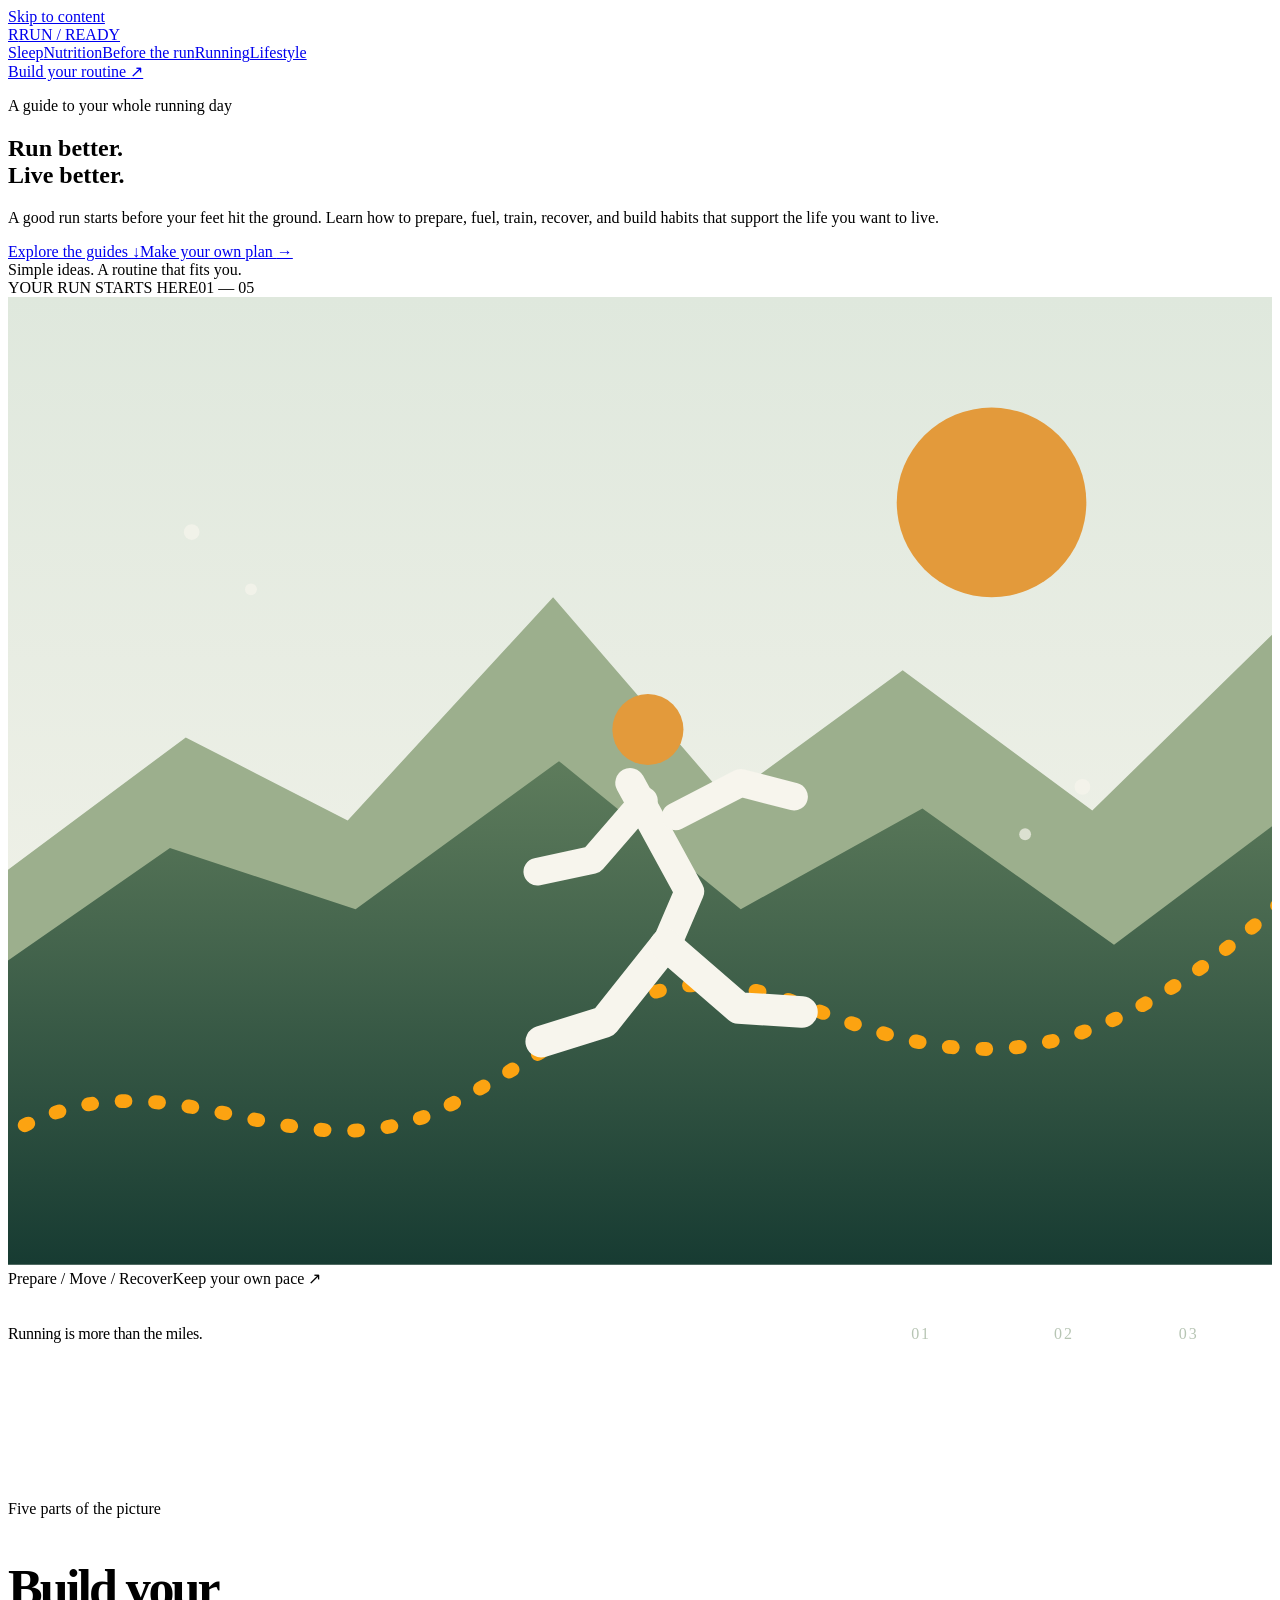
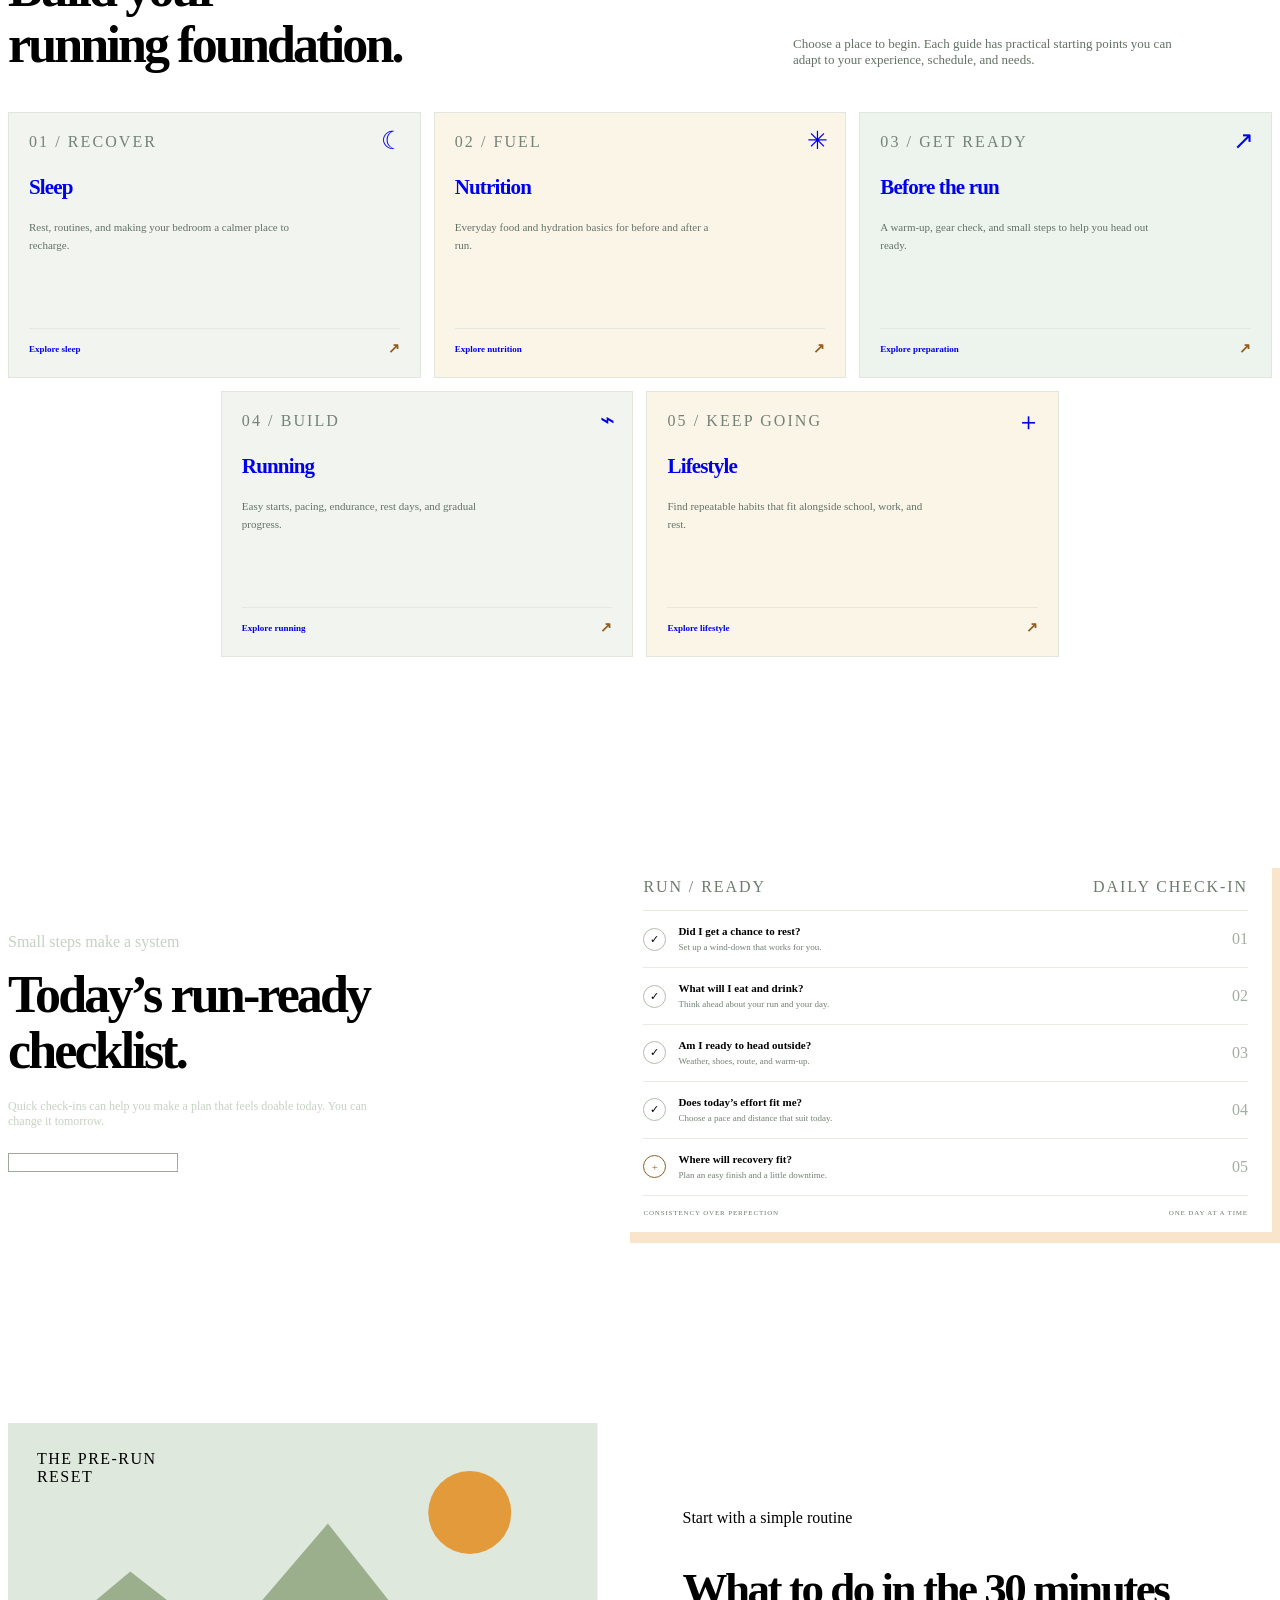
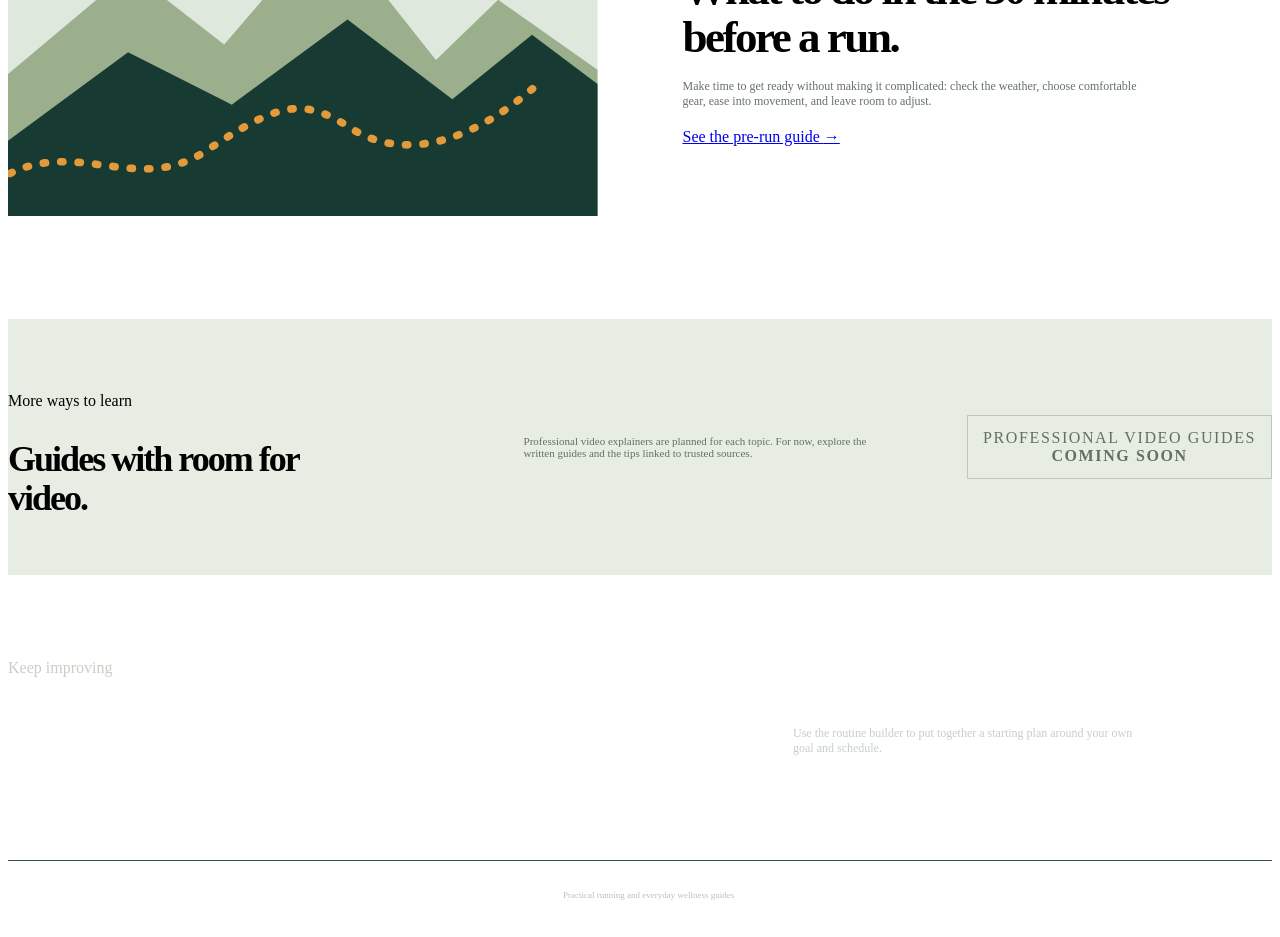
<file: index.html>
<!doctype html>
<html lang="en">
<head>
  <meta charset="utf-8">
  <meta name="viewport" content="width=device-width, initial-scale=1">
  <meta name="theme-color" content="#14213d">
  <meta name="description" content="Practical running guides for training, sleep, nutrition, preparation, and everyday habits.">
  <title>Run Better. Live Better. — Run Ready</title>
  <link rel="preconnect" href="https://fonts.googleapis.com">
  <link rel="preconnect" href="https://fonts.gstatic.com" crossorigin>
  <link href="https://fonts.googleapis.com/css2?family=Inter:wght@400;500;600;700&family=Montserrat:wght@500;600;700;800&display=swap" rel="stylesheet">
  <link rel="stylesheet" href="styles.css">
</head>
<body>
  <a class="skip-link" href="#main">Skip to content</a>
  <header class="site-header"><nav class="nav wrap" aria-label="Main navigation">
    <a class="brand" href="index.html"><span class="brand-mark" aria-hidden="true">R</span><span>RUN / READY</span></a>
    <div class="nav-links"><a href="sleep.html">Sleep</a><a href="nutrition.html">Nutrition</a><a href="before-run.html">Before the run</a><a href="running.html">Running</a><a href="lifestyle.html">Lifestyle</a></div>
    <a class="nav-cta" href="routine.html">Build your routine <span aria-hidden="true">↗</span></a>
  </nav></header>
  <main id="main">
    <section class="hero wrap" aria-labelledby="hero-title">
      <div class="hero-copy"><p class="eyebrow"><span class="eyebrow-line"></span> A guide to your whole running day</p><h1 id="hero-title">Run better.<br><span>Live better.</span></h1><p class="hero-intro">A good run starts before your feet hit the ground. Learn how to prepare, fuel, train, recover, and build habits that support the life you want to live.</p><div class="hero-actions"><a class="button button-orange" href="#the-basics">Explore the guides <span aria-hidden="true">↓</span></a><a class="text-link" href="routine.html">Make your own plan <span aria-hidden="true">→</span></a></div><div class="hero-note"><span class="note-dot"></span> Simple ideas. A routine that fits you.</div></div>
      <div class="hero-art" role="img" aria-label="An animated runner moves along a winding route as the hills and trail shift across the landscape">
        <div class="art-topline"><span>YOUR RUN STARTS HERE</span><span>01 — 05</span></div>
        <svg class="run-scene" viewBox="0 0 640 490" xmlns="http://www.w3.org/2000/svg" aria-hidden="true">
          <defs><linearGradient id="run-sky" x1="0" y1="0" x2="0" y2="1"><stop stop-color="#dfe8dd"/><stop offset="1" stop-color="#f7f5ed"/></linearGradient><linearGradient id="run-ground" x1="0" y1="0" x2="0" y2="1"><stop stop-color="#5e7c5c"/><stop offset="1" stop-color="#173b32"/></linearGradient></defs>
          <rect width="640" height="490" fill="url(#run-sky)"/><circle class="sun-disc" cx="498" cy="104" r="48" fill="#e39a3b"/>
          <g class="far-terrain"><path d="M0 290 90 223l82 42 104-113 88 102 89-65 96 71 91-89v198H0z" fill="#9caf8d"/><path d="M640 290 730 223l82 42 104-113 88 102 89-65 96 71 91-89v198H640z" fill="#9caf8d"/></g>
          <g class="near-terrain"><path d="M0 336 82 279l94 31 103-75 92 75 92-51 97 69 80-60v222H0z" fill="url(#run-ground)"/><path d="M640 336 722 279l94 31 103-75 92 75 92-51 97 69 80-60v222H640z" fill="url(#run-ground)"/></g>
          <path d="M-20 438c92-75 159 16 244-29s101-81 185-48 145 34 253-71" fill="none" stroke="#fca311" stroke-width="7" stroke-linecap="round" stroke-dasharray="2 15" class="moving-trail"/>
          <g class="runner" transform="translate(290 212)" fill="none" stroke="#f7f5ed" stroke-width="14" stroke-linecap="round" stroke-linejoin="round">
            <circle cx="34" cy="7" r="18" fill="#e39a3b" stroke="none"/><path d="m25 34 30 55-12 28" stroke-width="15"/>
            <path class="runner-limb limb-a" d="m32 43-26 30-28 6"/><path class="runner-limb limb-b" d="m48 51 33-17 27 7"/>
            <path class="runner-limb leg-a" d="m43 116-31 39-32 10" stroke-width="16"/><path class="runner-limb leg-b" d="m43 116 37 32 32 2" stroke-width="16"/>
          </g>
          <g fill="#f7f5ed" opacity=".7"><circle cx="93" cy="119" r="4"/><circle cx="123" cy="148" r="3"/><circle cx="544" cy="248" r="4"/><circle cx="515" cy="272" r="3"/></g>
        </svg>
        <div class="art-caption"><span>Prepare / Move / Recover</span><span>Keep your own pace ↗</span></div>
      </div>
    </section>

    <section class="principle-band"><div class="wrap principle-inner"><p>Running is more than the miles.</p><div class="principles"><span>01 <b>Prepare</b></span><span>02 <b>Move</b></span><span>03 <b>Recover</b></span></div></div></section>

    <section class="section wrap" id="the-basics" aria-labelledby="topics-title"><div class="section-heading"><div><p class="eyebrow"><span class="eyebrow-line"></span> Five parts of the picture</p><h2 id="topics-title">Build your<br>running foundation.</h2></div><p class="section-intro">Choose a place to begin. Each guide has practical starting points you can adapt to your experience, schedule, and needs.</p></div>
      <div class="topic-grid">
        <a class="topic-card topic-sleep" href="sleep.html"><span class="topic-number">01 / RECOVER</span><span class="topic-icon" aria-hidden="true">☾</span><h3>Sleep</h3><p>Rest, routines, and making your bedroom a calmer place to recharge.</p><span class="topic-link">Explore sleep <b>↗</b></span></a>
        <a class="topic-card topic-nutrition" href="nutrition.html"><span class="topic-number">02 / FUEL</span><span class="topic-icon" aria-hidden="true">✳</span><h3>Nutrition</h3><p>Everyday food and hydration basics for before and after a run.</p><span class="topic-link">Explore nutrition <b>↗</b></span></a>
        <a class="topic-card topic-before" href="before-run.html"><span class="topic-number">03 / GET READY</span><span class="topic-icon" aria-hidden="true">↗</span><h3>Before the run</h3><p>A warm-up, gear check, and small steps to help you head out ready.</p><span class="topic-link">Explore preparation <b>↗</b></span></a>
        <a class="topic-card topic-running" href="running.html"><span class="topic-number">04 / BUILD</span><span class="topic-icon" aria-hidden="true">⌁</span><h3>Running</h3><p>Easy starts, pacing, endurance, rest days, and gradual progress.</p><span class="topic-link">Explore running <b>↗</b></span></a>
        <a class="topic-card topic-lifestyle" href="lifestyle.html"><span class="topic-number">05 / KEEP GOING</span><span class="topic-icon" aria-hidden="true">＋</span><h3>Lifestyle</h3><p>Find repeatable habits that fit alongside school, work, and rest.</p><span class="topic-link">Explore lifestyle <b>↗</b></span></a>
      </div>
    </section>

    <section class="checklist-section"><div class="wrap checklist-layout"><div class="checklist-copy"><p class="eyebrow eyebrow-light"><span class="eyebrow-line"></span> Small steps make a system</p><h2>Today’s run-ready checklist.</h2><p>Quick check-ins can help you make a plan that feels doable today. You can change it tomorrow.</p><a class="button button-outline" href="routine.html">Build a routine that fits <span aria-hidden="true">→</span></a></div><div class="checklist-card"><div class="checklist-card-head"><span>RUN / READY</span><span>DAILY CHECK-IN</span></div><ul class="checklist"><li><span class="check" aria-hidden="true">✓</span><div><b>Did I get a chance to rest?</b><small>Set up a wind-down that works for you.</small></div><span class="check-index">01</span></li><li><span class="check" aria-hidden="true">✓</span><div><b>What will I eat and drink?</b><small>Think ahead about your run and your day.</small></div><span class="check-index">02</span></li><li><span class="check" aria-hidden="true">✓</span><div><b>Am I ready to head outside?</b><small>Weather, shoes, route, and warm-up.</small></div><span class="check-index">03</span></li><li><span class="check" aria-hidden="true">✓</span><div><b>Does today’s effort fit me?</b><small>Choose a pace and distance that suit today.</small></div><span class="check-index">04</span></li><li><span class="check check-orange" aria-hidden="true">+</span><div><b>Where will recovery fit?</b><small>Plan an easy finish and a little downtime.</small></div><span class="check-index">05</span></li></ul><div class="checklist-foot"><span>CONSISTENCY OVER PERFECTION</span><span>ONE DAY AT A TIME</span></div></div></div></section>

    <section class="featured wrap"><div class="featured-art" role="img" aria-label="Illustration of a winding running route through a green mountain landscape"><span class="featured-stamp">THE PRE-RUN<br>RESET</span><svg viewBox="0 0 540 360" xmlns="http://www.w3.org/2000/svg" aria-hidden="true"><rect width="540" height="360" fill="#dfe8dd"/><circle cx="423" cy="82" r="38" fill="#e39a3b"/><path d="M0 230 112 136l86 67 95-111 99 125 57-55 91 64v134H0z" fill="#9caf8d"/><path d="m0 291 110-81 95 48 106-78 96 73 73-59 60 45v121H0z" fill="#173b32"/><path d="M-12 329c70-47 128 15 194-29s88-49 131-21 105 22 177-44" fill="none" stroke="#e39a3b" stroke-width="7" stroke-linecap="round" stroke-dasharray="2 14" class="moving-trail"/></svg></div><div class="featured-copy"><p class="eyebrow"><span class="eyebrow-line"></span> Start with a simple routine</p><h2>What to do in the 30 minutes before a run.</h2><p>Make time to get ready without making it complicated: check the weather, choose comfortable gear, ease into movement, and leave room to adjust.</p><a class="text-link" href="before-run.html">See the pre-run guide <span aria-hidden="true">→</span></a></div></section>

    <section class="video-band"><div class="wrap video-band-inner"><div><p class="eyebrow"><span class="eyebrow-line"></span> More ways to learn</p><h2>Guides with room for video.</h2></div><p>Professional video explainers are planned for each topic. For now, explore the written guides and the tips linked to trusted sources.</p><span class="video-coming">PROFESSIONAL VIDEO GUIDES<br><b>COMING SOON</b></span></div></section>
  </main>
  <footer class="site-footer"><div class="wrap footer-main"><div><p class="eyebrow eyebrow-light"><span class="eyebrow-line"></span> Keep improving</p><h2>Make it yours.</h2></div><div class="footer-contact"><p>Use the routine builder to put together a starting plan around your own goal and schedule.</p><a class="footer-email" href="routine.html">Build your routine <span aria-hidden="true">↗</span></a></div></div><div class="wrap footer-bottom"><a class="brand brand-footer" href="index.html"><span class="brand-mark" aria-hidden="true">R</span><span>RUN / READY</span></a><span>Practical running and everyday wellness guides</span><a href="#main">Back to top ↑</a></div></footer>
</body>
</html>
</file>
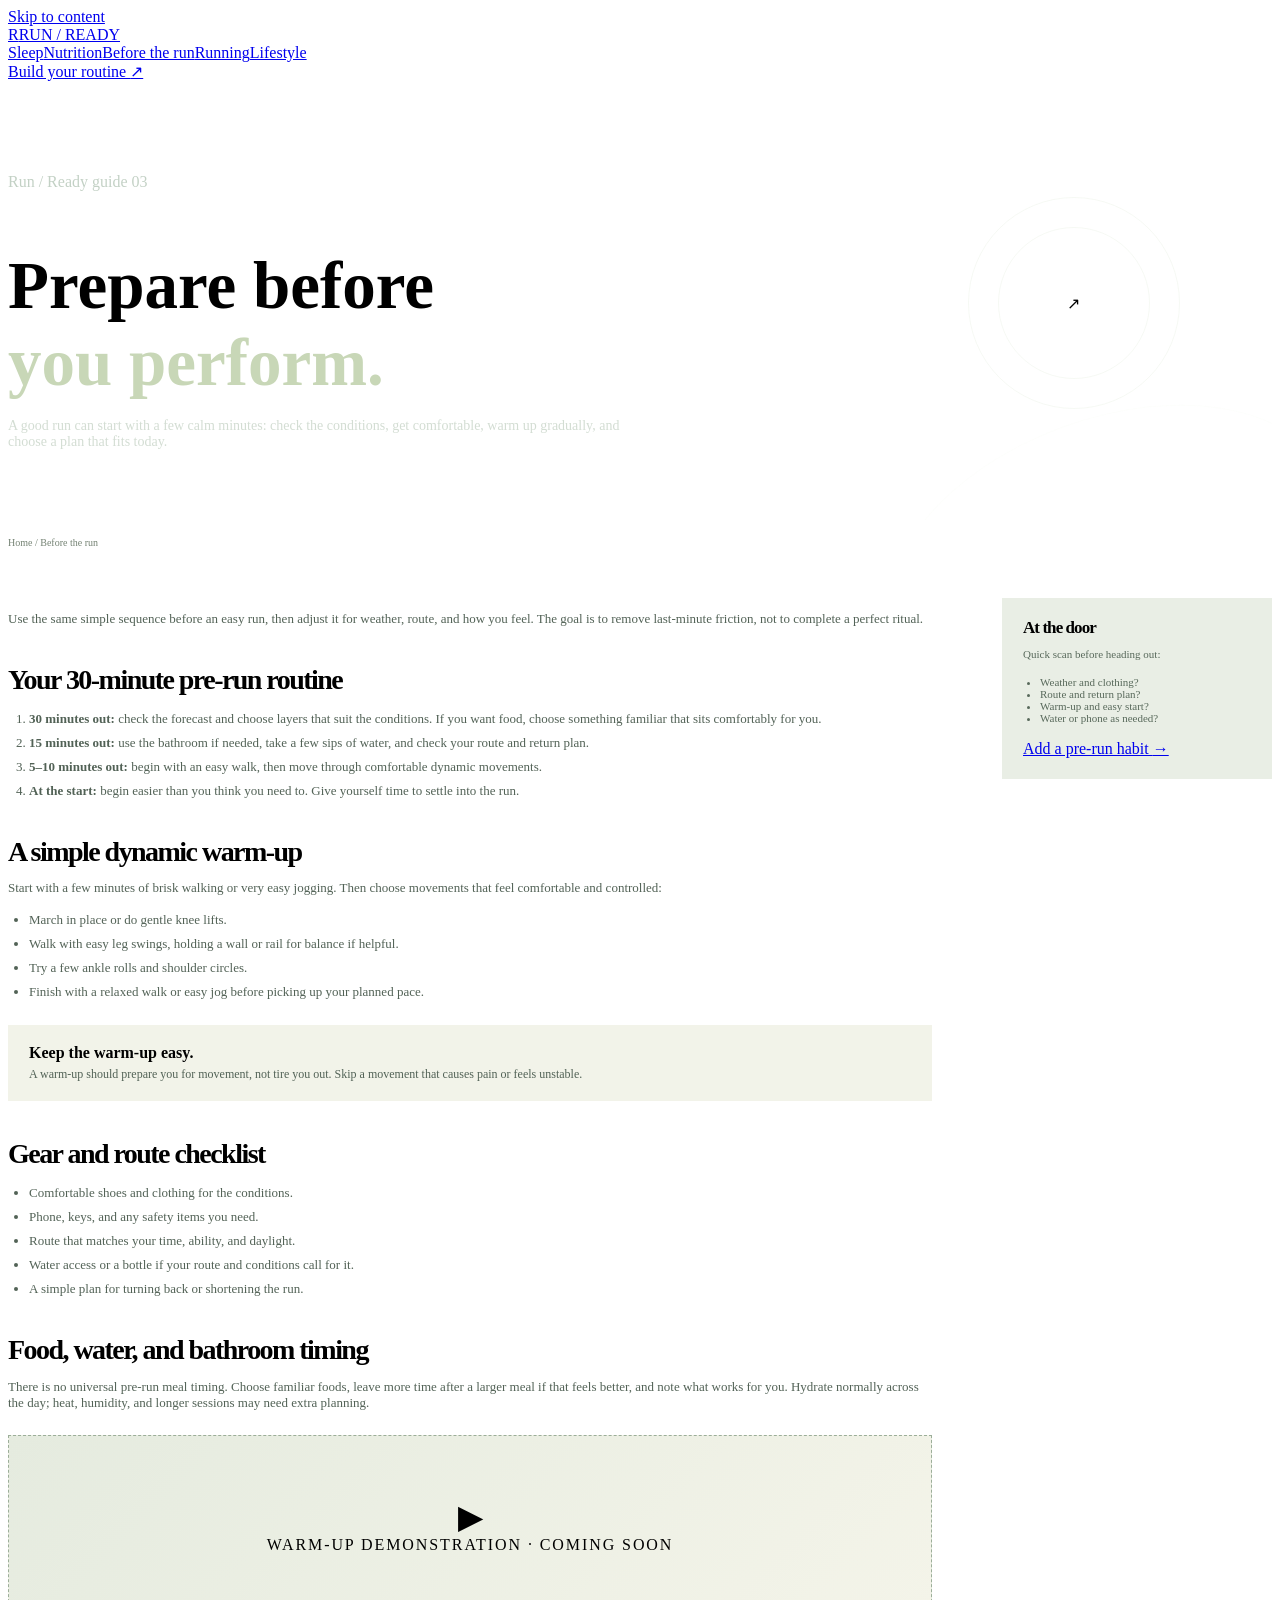
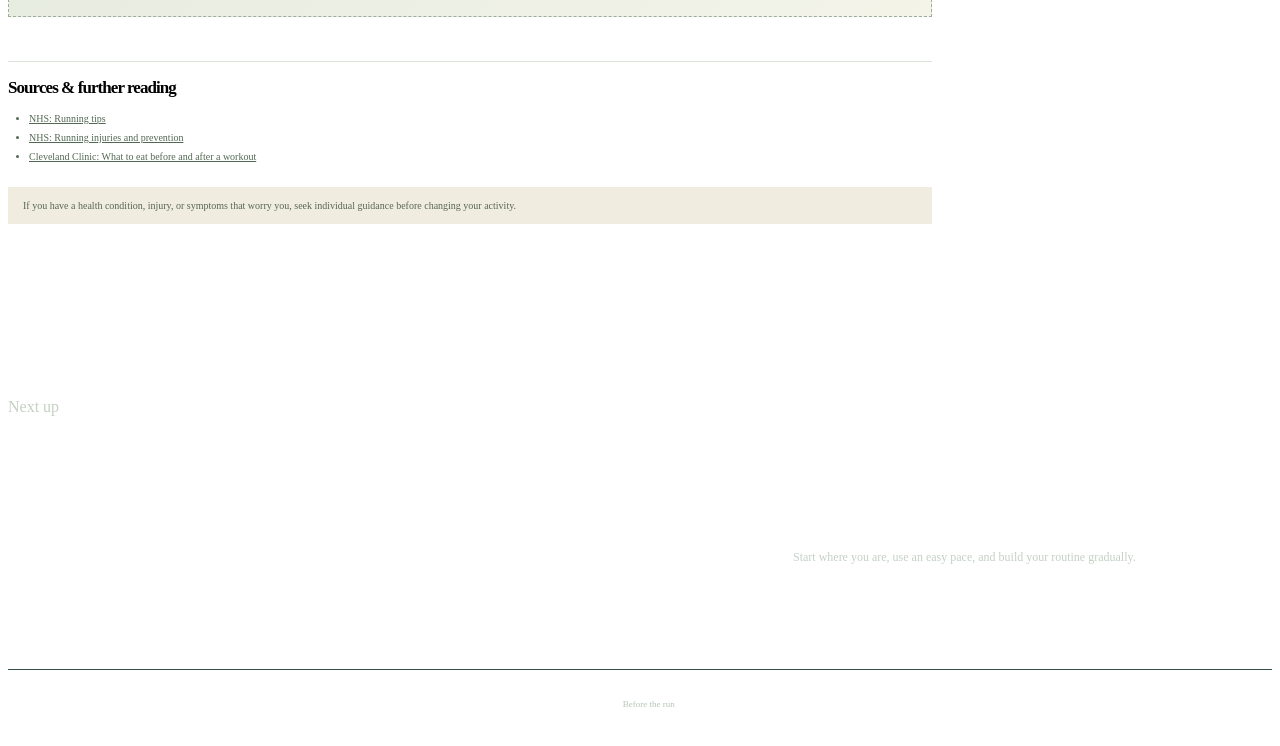
<file: before-run.html>
<!doctype html>
<html lang="en"><head><meta charset="utf-8"><meta name="viewport" content="width=device-width, initial-scale=1"><meta name="description" content="A simple pre-run routine for warm-up, gear, hydration, and getting out the door."><title>Before the Run — Run Ready</title><link rel="preconnect" href="https://fonts.googleapis.com"><link rel="preconnect" href="https://fonts.gstatic.com" crossorigin><link href="https://fonts.googleapis.com/css2?family=Inter:wght@400;500;600;700&family=Montserrat:wght@500;600;700;800&display=swap" rel="stylesheet"><link rel="stylesheet" href="styles.css"></head>
<body><a class="skip-link" href="#main">Skip to content</a><header class="site-header"><nav class="nav wrap" aria-label="Main navigation"><a class="brand" href="index.html"><span class="brand-mark" aria-hidden="true">R</span><span>RUN / READY</span></a><div class="nav-links"><a href="sleep.html">Sleep</a><a href="nutrition.html">Nutrition</a><a href="before-run.html" aria-current="page">Before the run</a><a href="running.html">Running</a><a href="lifestyle.html">Lifestyle</a></div><a class="nav-cta" href="routine.html">Build your routine <span aria-hidden="true">↗</span></a></nav></header>
<main id="main"><section class="page-hero"><div class="wrap page-hero-inner"><div><p class="eyebrow"><span class="eyebrow-line"></span> Run / Ready guide 03</p><h1>Prepare before<br><span>you perform.</span></h1><p>A good run can start with a few calm minutes: check the conditions, get comfortable, warm up gradually, and choose a plan that fits today.</p></div><div class="page-art prep-art" aria-hidden="true"><span>↗</span></div></div></section><div class="wrap breadcrumbs"><a href="index.html">Home</a> / Before the run</div>
<div class="wrap content-layout"><article class="article-content"><p>Use the same simple sequence before an easy run, then adjust it for weather, route, and how you feel. The goal is to remove last-minute friction, not to complete a perfect ritual.</p>
  <h2>Your 30-minute pre-run routine</h2><ol><li><b>30 minutes out:</b> check the forecast and choose layers that suit the conditions. If you want food, choose something familiar that sits comfortably for you.</li><li><b>15 minutes out:</b> use the bathroom if needed, take a few sips of water, and check your route and return plan.</li><li><b>5–10 minutes out:</b> begin with an easy walk, then move through comfortable dynamic movements.</li><li><b>At the start:</b> begin easier than you think you need to. Give yourself time to settle into the run.</li></ol>
  <h2>A simple dynamic warm-up</h2><p>Start with a few minutes of brisk walking or very easy jogging. Then choose movements that feel comfortable and controlled:</p><ul><li>March in place or do gentle knee lifts.</li><li>Walk with easy leg swings, holding a wall or rail for balance if helpful.</li><li>Try a few ankle rolls and shoulder circles.</li><li>Finish with a relaxed walk or easy jog before picking up your planned pace.</li></ul><div class="tip-box"><strong>Keep the warm-up easy.</strong><p>A warm-up should prepare you for movement, not tire you out. Skip a movement that causes pain or feels unstable.</p></div>
  <h2>Gear and route checklist</h2><ul><li>Comfortable shoes and clothing for the conditions.</li><li>Phone, keys, and any safety items you need.</li><li>Route that matches your time, ability, and daylight.</li><li>Water access or a bottle if your route and conditions call for it.</li><li>A simple plan for turning back or shortening the run.</li></ul>
  <h2>Food, water, and bathroom timing</h2><p>There is no universal pre-run meal timing. Choose familiar foods, leave more time after a larger meal if that feels better, and note what works for you. Hydrate normally across the day; heat, humidity, and longer sessions may need extra planning.</p>
  <div class="video-placeholder"><div><span aria-hidden="true">▶</span><b>WARM-UP DEMONSTRATION · COMING SOON</b></div></div><div class="source-list"><h2>Sources & further reading</h2><ul><li><a href="https://www.nhs.uk/better-health/get-active/get-running-with-couch-to-5k/running-tips/">NHS: Running tips</a></li><li><a href="https://www.nhs.uk/live-well/exercise/knee-pain-and-other-running-injuries/">NHS: Running injuries and prevention</a></li><li><a href="https://health.clevelandclinic.org/what-to-eat-before-and-after-a-workout">Cleveland Clinic: What to eat before and after a workout</a></li></ul></div><div class="health-note">If you have a health condition, injury, or symptoms that worry you, seek individual guidance before changing your activity.</div>
</article><aside class="side-card"><h2>At the door</h2><p>Quick scan before heading out:</p><ul><li>Weather and clothing?</li><li>Route and return plan?</li><li>Warm-up and easy start?</li><li>Water or phone as needed?</li></ul><a class="text-link" href="routine.html">Add a pre-run habit <span>→</span></a></aside></div></main>
<footer class="site-footer"><div class="wrap footer-main"><div><p class="eyebrow eyebrow-light"><span class="eyebrow-line"></span> Next up</p><h2>Build your<br>foundation.</h2></div><div class="footer-contact"><p>Start where you are, use an easy pace, and build your routine gradually.</p><a class="footer-email" href="running.html">Go to running guide <span>↗</span></a></div></div><div class="wrap footer-bottom"><a class="brand brand-footer" href="index.html"><span class="brand-mark">R</span><span>RUN / READY</span></a><span>Before the run</span><a href="#main">Back to top ↑</a></div></footer></body></html>
</file>
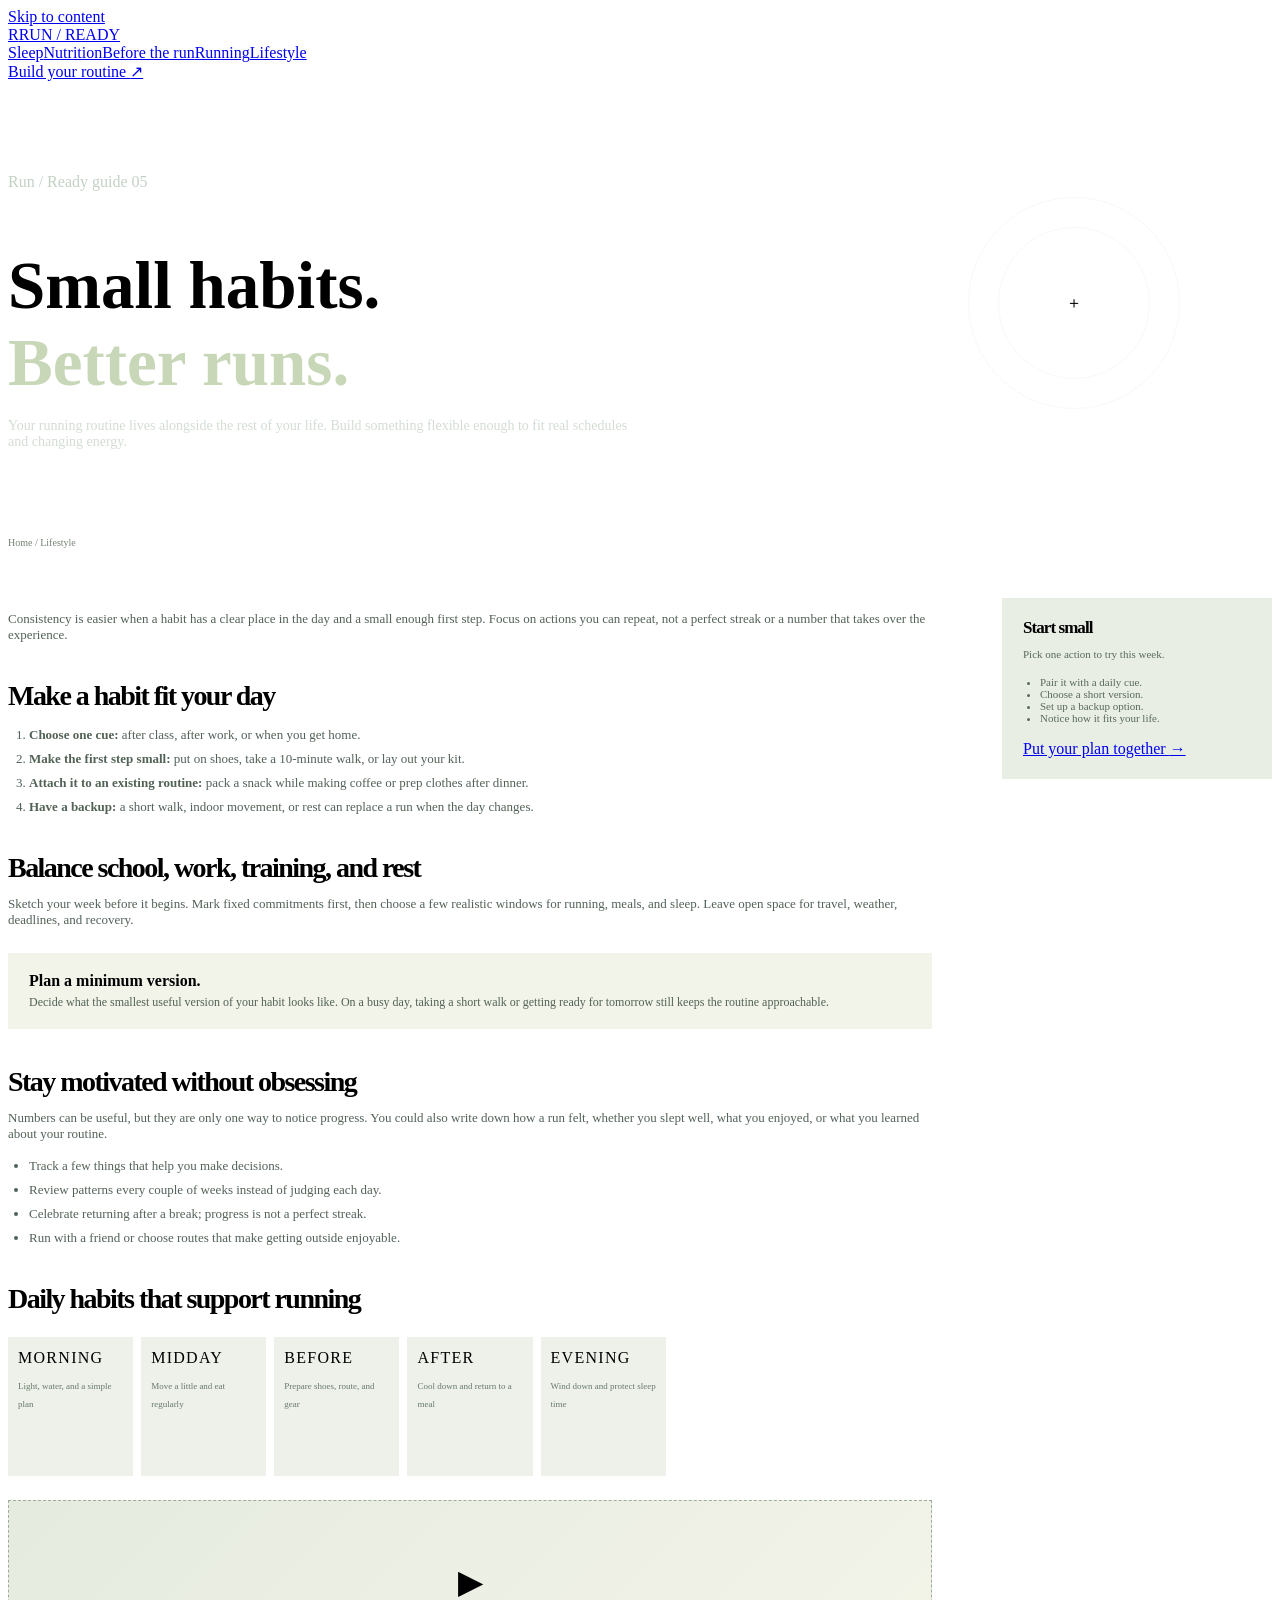
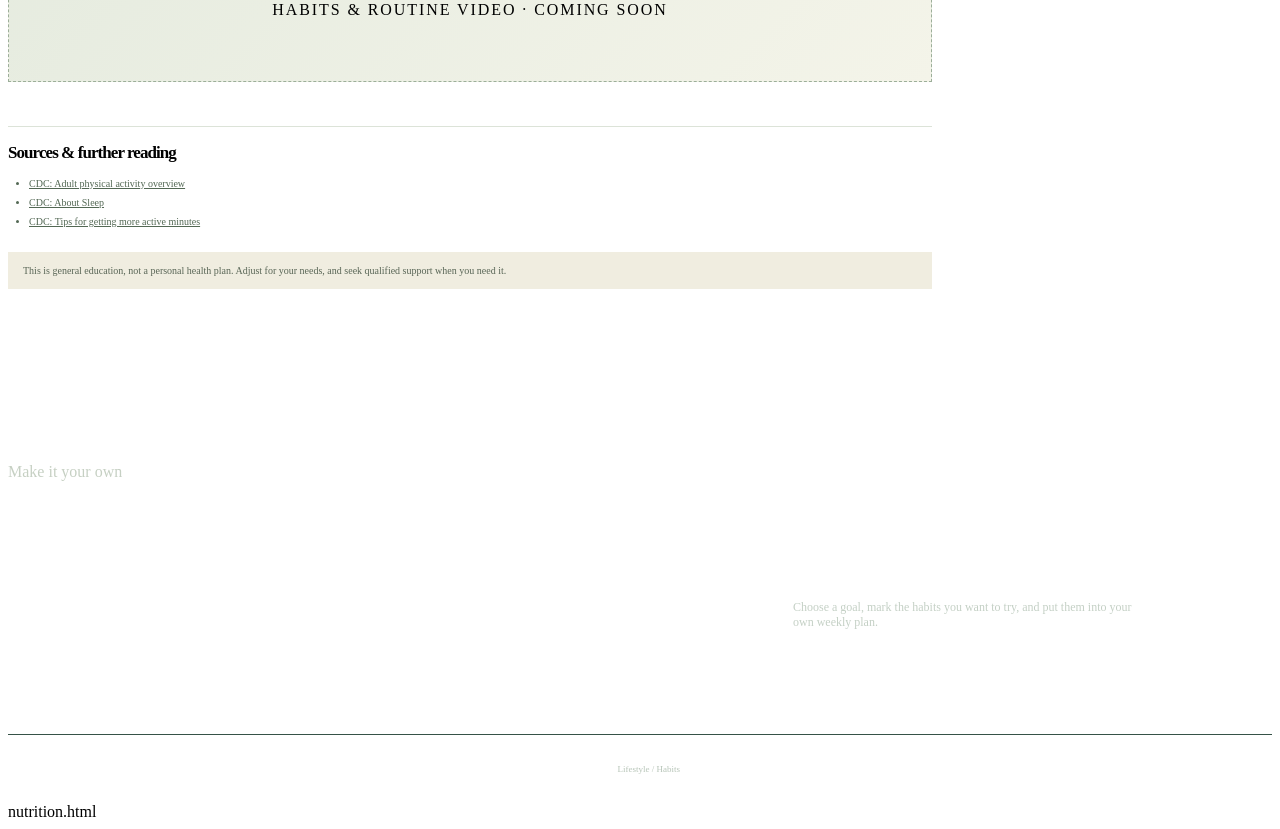
<file: lifestyle.html>
<!doctype html>
<html lang="en"><head><meta charset="utf-8"><meta name="viewport" content="width=device-width, initial-scale=1"><meta name="description" content="Build everyday routines that make running feel more sustainable."><title>Lifestyle & Habits — Run Ready</title><link rel="preconnect" href="https://fonts.googleapis.com"><link rel="preconnect" href="https://fonts.gstatic.com" crossorigin><link href="https://fonts.googleapis.com/css2?family=Inter:wght@400;500;600;700&family=Montserrat:wght@500;600;700;800&display=swap" rel="stylesheet"><link rel="stylesheet" href="styles.css"></head>
<body><a class="skip-link" href="#main">Skip to content</a><header class="site-header"><nav class="nav wrap" aria-label="Main navigation"><a class="brand" href="index.html"><span class="brand-mark" aria-hidden="true">R</span><span>RUN / READY</span></a><div class="nav-links"><a href="sleep.html">Sleep</a><a href="nutrition.html">Nutrition</a><a href="before-run.html">Before the run</a><a href="running.html">Running</a><a href="lifestyle.html" aria-current="page">Lifestyle</a></div><a class="nav-cta" href="routine.html">Build your routine <span aria-hidden="true">↗</span></a></nav></header>
<main id="main"><section class="page-hero"><div class="wrap page-hero-inner"><div><p class="eyebrow"><span class="eyebrow-line"></span> Run / Ready guide 05</p><h1>Small habits.<br><span>Better runs.</span></h1><p>Your running routine lives alongside the rest of your life. Build something flexible enough to fit real schedules and changing energy.</p></div><div class="page-art lifestyle-art" aria-hidden="true"><span>＋</span></div></div></section><div class="wrap breadcrumbs"><a href="index.html">Home</a> / Lifestyle</div>
<div class="wrap content-layout"><article class="article-content"><p>Consistency is easier when a habit has a clear place in the day and a small enough first step. Focus on actions you can repeat, not a perfect streak or a number that takes over the experience.</p>
  <h2>Make a habit fit your day</h2><ol><li><b>Choose one cue:</b> after class, after work, or when you get home.</li><li><b>Make the first step small:</b> put on shoes, take a 10-minute walk, or lay out your kit.</li><li><b>Attach it to an existing routine:</b> pack a snack while making coffee or prep clothes after dinner.</li><li><b>Have a backup:</b> a short walk, indoor movement, or rest can replace a run when the day changes.</li></ol>
  <h2>Balance school, work, training, and rest</h2><p>Sketch your week before it begins. Mark fixed commitments first, then choose a few realistic windows for running, meals, and sleep. Leave open space for travel, weather, deadlines, and recovery.</p><div class="tip-box"><strong>Plan a minimum version.</strong><p>Decide what the smallest useful version of your habit looks like. On a busy day, taking a short walk or getting ready for tomorrow still keeps the routine approachable.</p></div>
  <h2>Stay motivated without obsessing</h2><p>Numbers can be useful, but they are only one way to notice progress. You could also write down how a run felt, whether you slept well, what you enjoyed, or what you learned about your routine.</p><ul><li>Track a few things that help you make decisions.</li><li>Review patterns every couple of weeks instead of judging each day.</li><li>Celebrate returning after a break; progress is not a perfect streak.</li><li>Run with a friend or choose routes that make getting outside enjoyable.</li></ul>
  <h2>Daily habits that support running</h2><div class="week-grid"><div class="day-card"><b>MORNING</b><span>Light, water, and a simple plan</span></div><div class="day-card"><b>MIDDAY</b><span>Move a little and eat regularly</span></div><div class="day-card"><b>BEFORE</b><span>Prepare shoes, route, and gear</span></div><div class="day-card"><b>AFTER</b><span>Cool down and return to a meal</span></div><div class="day-card"><b>EVENING</b><span>Wind down and protect sleep time</span></div></div>
  <div class="video-placeholder"><div><span aria-hidden="true">▶</span><b>HABITS & ROUTINE VIDEO · COMING SOON</b></div></div><div class="source-list"><h2>Sources & further reading</h2><ul><li><a href="https://www.cdc.gov/physical-activity-basics/guidelines/adults.html">CDC: Adult physical activity overview</a></li><li><a href="https://www.cdc.gov/sleep/about/index.html">CDC: About Sleep</a></li><li><a href="https://www.cdc.gov/physical-activity/features/getting-more-active-minutes.html">CDC: Tips for getting more active minutes</a></li></ul></div><div class="health-note">This is general education, not a personal health plan. Adjust for your needs, and seek qualified support when you need it.</div>
</article><aside class="side-card"><h2>Start small</h2><p>Pick one action to try this week.</p><ul><li>Pair it with a daily cue.</li><li>Choose a short version.</li><li>Set up a backup option.</li><li>Notice how it fits your life.</li></ul><a class="text-link" href="routine.html">Put your plan together <span>→</span></a></aside></div></main>
<footer class="site-footer"><div class="wrap footer-main"><div><p class="eyebrow eyebrow-light"><span class="eyebrow-line"></span> Make it your own</p><h2>Build a routine<br>that fits.</h2></div><div class="footer-contact"><p>Choose a goal, mark the habits you want to try, and put them into your own weekly plan.</p><a class="footer-email" href="routine.html">Open routine builder <span>↗</span></a></div></div><div class="wrap footer-bottom"><a class="brand brand-footer" href="index.html"><span class="brand-mark">R</span><span>RUN / READY</span></a><span>Lifestyle / Habits</span><a href="#main">Back to top ↑</a></div></footer></body></html>
nutrition.html
</file>
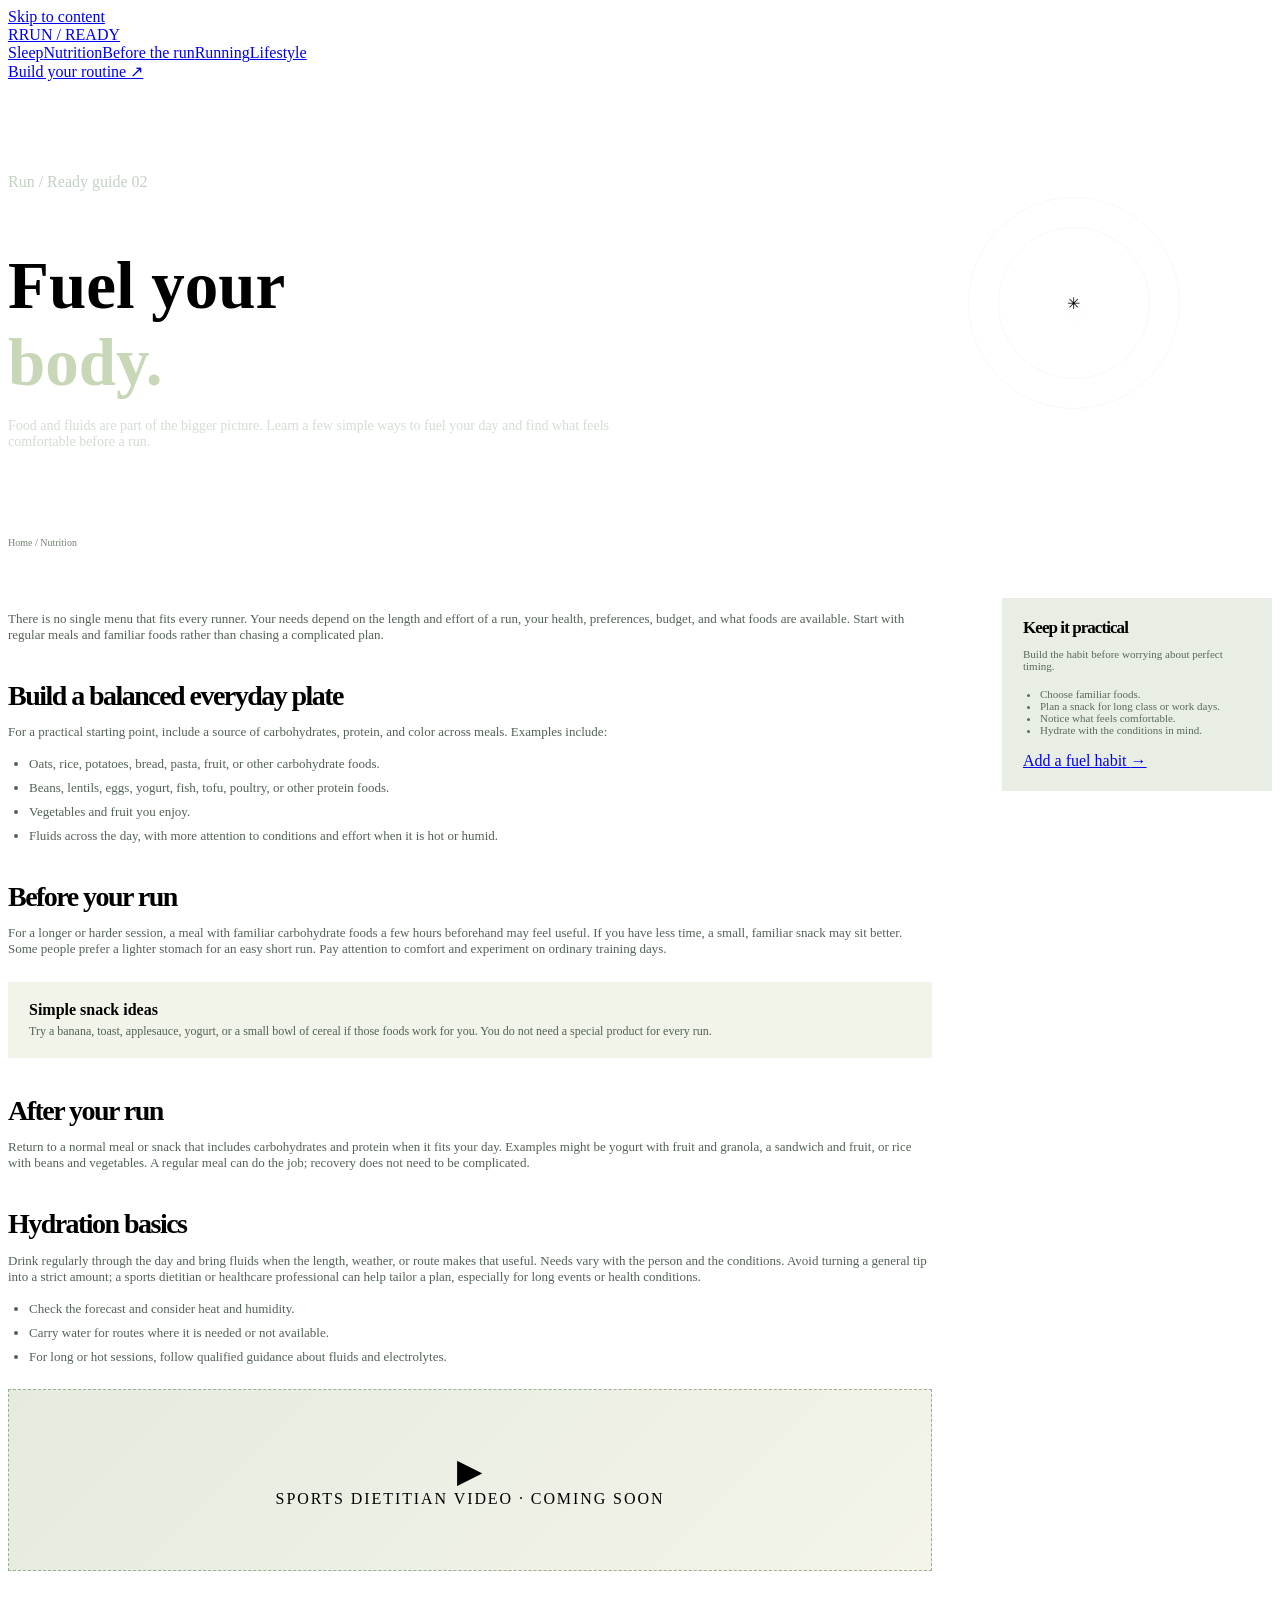
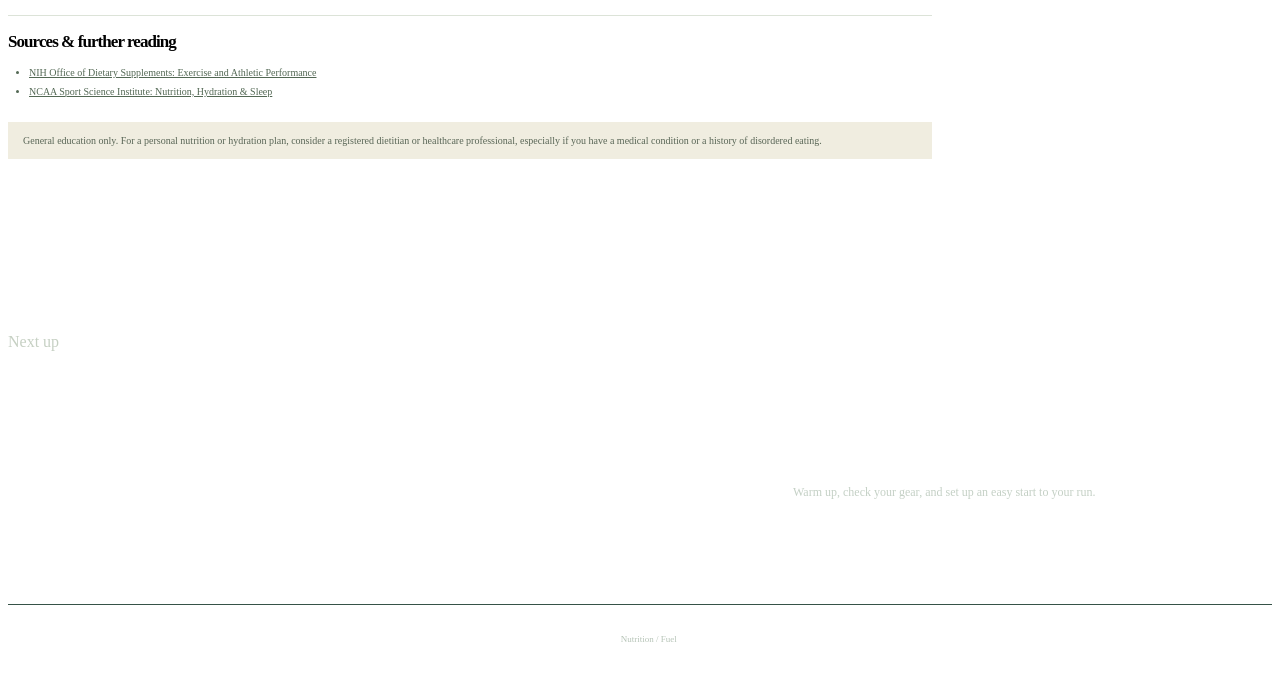
<file: nutrition.html>
<!doctype html>
<html lang="en"><head><meta charset="utf-8"><meta name="viewport" content="width=device-width, initial-scale=1"><meta name="description" content="Learn the everyday basics of food and hydration for running."><title>Nutrition & Fuel — Run Ready</title><link rel="preconnect" href="https://fonts.googleapis.com"><link rel="preconnect" href="https://fonts.gstatic.com" crossorigin><link href="https://fonts.googleapis.com/css2?family=Inter:wght@400;500;600;700&family=Montserrat:wght@500;600;700;800&display=swap" rel="stylesheet"><link rel="stylesheet" href="styles.css"></head>
<body><a class="skip-link" href="#main">Skip to content</a><header class="site-header"><nav class="nav wrap" aria-label="Main navigation"><a class="brand" href="index.html"><span class="brand-mark" aria-hidden="true">R</span><span>RUN / READY</span></a><div class="nav-links"><a href="sleep.html">Sleep</a><a href="nutrition.html" aria-current="page">Nutrition</a><a href="before-run.html">Before the run</a><a href="running.html">Running</a><a href="lifestyle.html">Lifestyle</a></div><a class="nav-cta" href="routine.html">Build your routine <span aria-hidden="true">↗</span></a></nav></header>
<main id="main"><section class="page-hero"><div class="wrap page-hero-inner"><div><p class="eyebrow"><span class="eyebrow-line"></span> Run / Ready guide 02</p><h1>Fuel your<br><span>body.</span></h1><p>Food and fluids are part of the bigger picture. Learn a few simple ways to fuel your day and find what feels comfortable before a run.</p></div><div class="page-art food-art" aria-hidden="true"><span>✳</span></div></div></section><div class="wrap breadcrumbs"><a href="index.html">Home</a> / Nutrition</div>
<div class="wrap content-layout"><article class="article-content"><p>There is no single menu that fits every runner. Your needs depend on the length and effort of a run, your health, preferences, budget, and what foods are available. Start with regular meals and familiar foods rather than chasing a complicated plan.</p>
  <h2>Build a balanced everyday plate</h2><p>For a practical starting point, include a source of carbohydrates, protein, and color across meals. Examples include:</p><ul><li>Oats, rice, potatoes, bread, pasta, fruit, or other carbohydrate foods.</li><li>Beans, lentils, eggs, yogurt, fish, tofu, poultry, or other protein foods.</li><li>Vegetables and fruit you enjoy.</li><li>Fluids across the day, with more attention to conditions and effort when it is hot or humid.</li></ul>
  <h2>Before your run</h2><p>For a longer or harder session, a meal with familiar carbohydrate foods a few hours beforehand may feel useful. If you have less time, a small, familiar snack may sit better. Some people prefer a lighter stomach for an easy short run. Pay attention to comfort and experiment on ordinary training days.</p><div class="tip-box"><strong>Simple snack ideas</strong><p>Try a banana, toast, applesauce, yogurt, or a small bowl of cereal if those foods work for you. You do not need a special product for every run.</p></div>
  <h2>After your run</h2><p>Return to a normal meal or snack that includes carbohydrates and protein when it fits your day. Examples might be yogurt with fruit and granola, a sandwich and fruit, or rice with beans and vegetables. A regular meal can do the job; recovery does not need to be complicated.</p>
  <h2>Hydration basics</h2><p>Drink regularly through the day and bring fluids when the length, weather, or route makes that useful. Needs vary with the person and the conditions. Avoid turning a general tip into a strict amount; a sports dietitian or healthcare professional can help tailor a plan, especially for long events or health conditions.</p><ul><li>Check the forecast and consider heat and humidity.</li><li>Carry water for routes where it is needed or not available.</li><li>For long or hot sessions, follow qualified guidance about fluids and electrolytes.</li></ul>
  <div class="video-placeholder"><div><span aria-hidden="true">▶</span><b>SPORTS DIETITIAN VIDEO · COMING SOON</b></div></div>
  <div class="source-list"><h2>Sources & further reading</h2><ul><li><a href="https://ods.od.nih.gov/factsheets/ExerciseAndAthleticPerformance-Consumer/">NIH Office of Dietary Supplements: Exercise and Athletic Performance</a></li><li><a href="https://www.ncaa.org/what-we-do/health-safety-and-performance/nutrition-hydration-sleep/">NCAA Sport Science Institute: Nutrition, Hydration & Sleep</a></li></ul></div><div class="health-note">General education only. For a personal nutrition or hydration plan, consider a registered dietitian or healthcare professional, especially if you have a medical condition or a history of disordered eating.</div>
</article><aside class="side-card"><h2>Keep it practical</h2><p>Build the habit before worrying about perfect timing.</p><ul><li>Choose familiar foods.</li><li>Plan a snack for long class or work days.</li><li>Notice what feels comfortable.</li><li>Hydrate with the conditions in mind.</li></ul><a class="text-link" href="routine.html">Add a fuel habit <span>→</span></a></aside></div></main>
<footer class="site-footer"><div class="wrap footer-main"><div><p class="eyebrow eyebrow-light"><span class="eyebrow-line"></span> Next up</p><h2>Get ready<br>to go.</h2></div><div class="footer-contact"><p>Warm up, check your gear, and set up an easy start to your run.</p><a class="footer-email" href="before-run.html">Go to pre-run guide <span>↗</span></a></div></div><div class="wrap footer-bottom"><a class="brand brand-footer" href="index.html"><span class="brand-mark">R</span><span>RUN / READY</span></a><span>Nutrition / Fuel</span><a href="#main">Back to top ↑</a></div></footer></body></html>
</file>
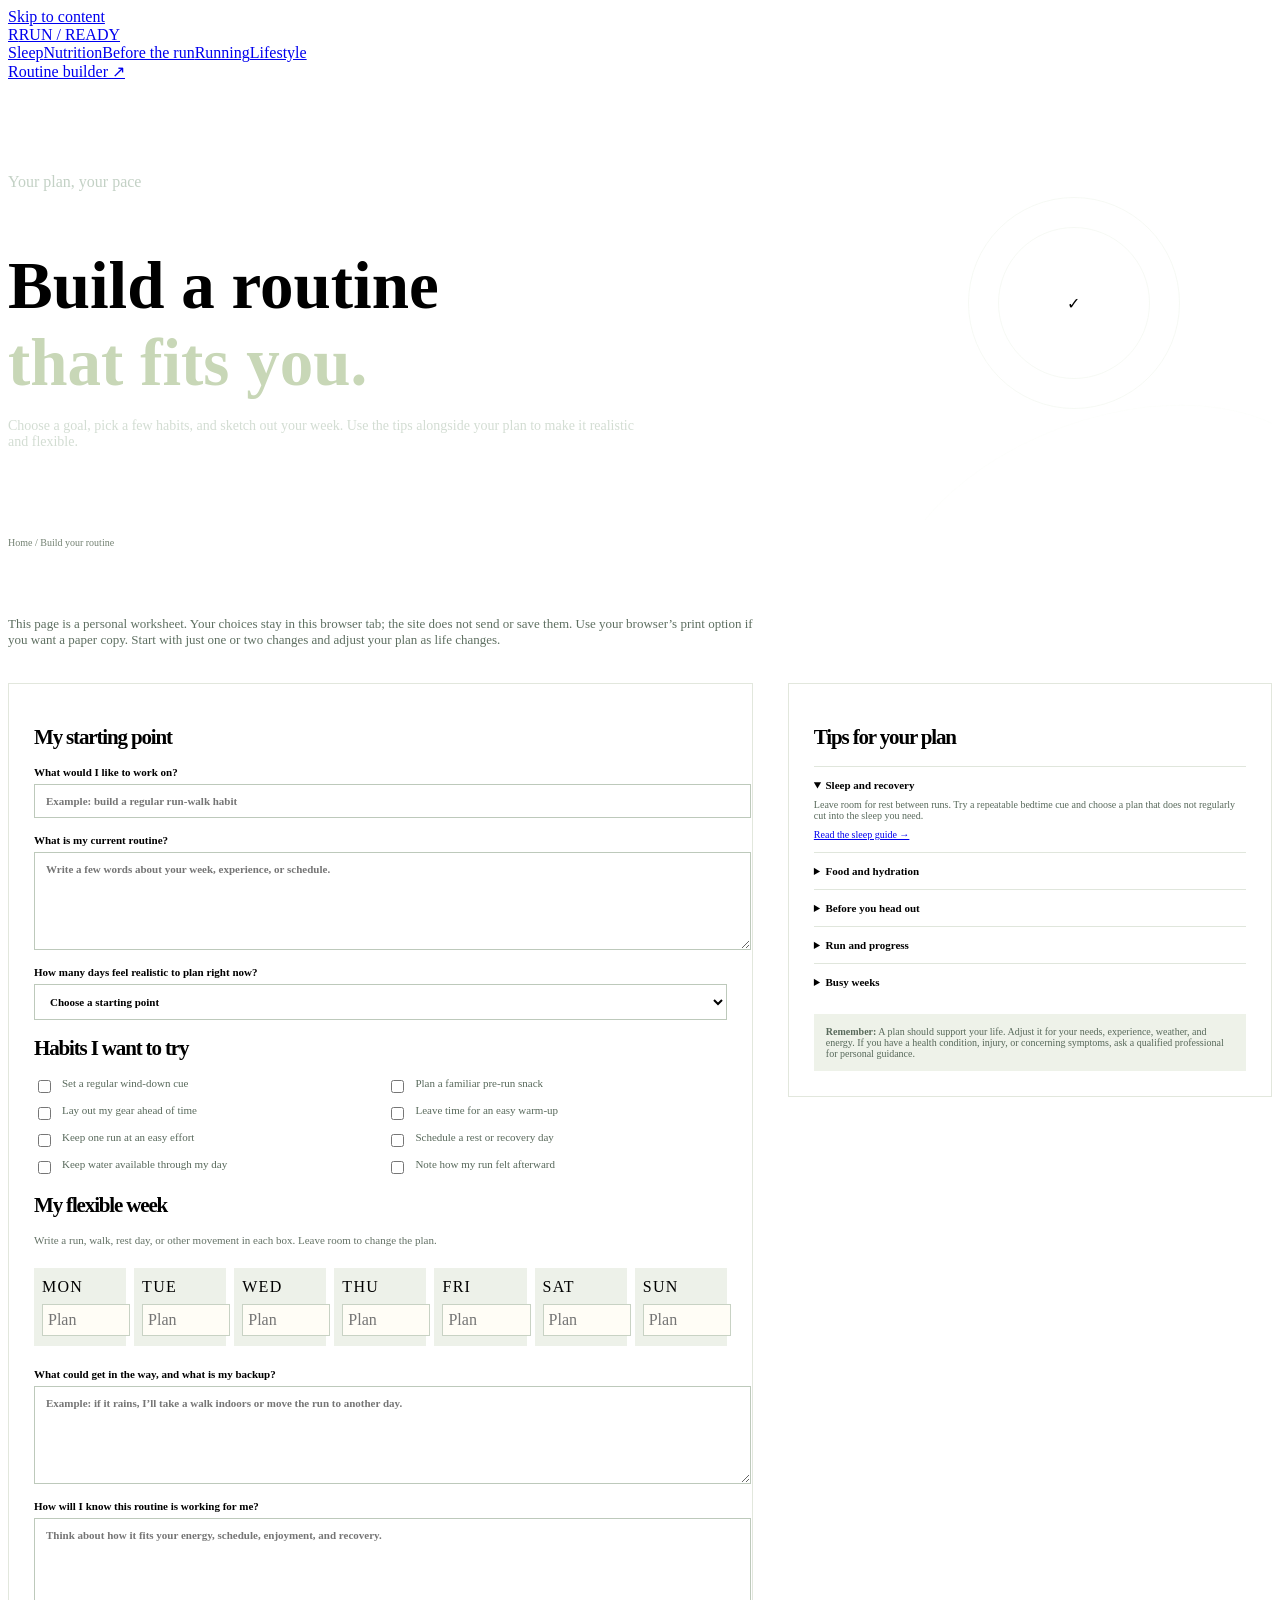
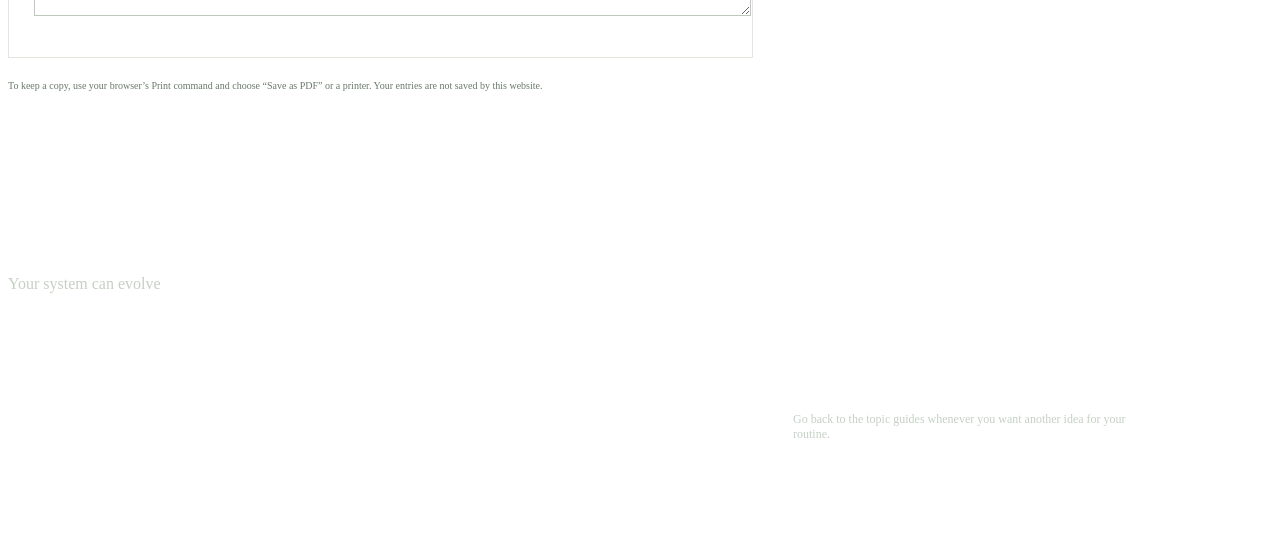
<file: routine.html>
<!doctype html>
<html lang="en"><head><meta charset="utf-8"><meta name="viewport" content="width=device-width, initial-scale=1"><meta name="description" content="Create a flexible weekly running routine and choose habits that fit your goals."><title>Build Your Routine — Run Ready</title><link rel="preconnect" href="https://fonts.googleapis.com"><link rel="preconnect" href="https://fonts.gstatic.com" crossorigin><link href="https://fonts.googleapis.com/css2?family=Inter:wght@400;500;600;700&family=Montserrat:wght@500;600;700;800&display=swap" rel="stylesheet"><link rel="stylesheet" href="styles.css"></head>
<body><a class="skip-link" href="#main">Skip to content</a><header class="site-header"><nav class="nav wrap" aria-label="Main navigation"><a class="brand" href="index.html"><span class="brand-mark" aria-hidden="true">R</span><span>RUN / READY</span></a><div class="nav-links"><a href="sleep.html">Sleep</a><a href="nutrition.html">Nutrition</a><a href="before-run.html">Before the run</a><a href="running.html">Running</a><a href="lifestyle.html">Lifestyle</a></div><a class="nav-cta" href="routine.html" aria-current="page">Routine builder <span aria-hidden="true">↗</span></a></nav></header>
<main id="main"><section class="page-hero"><div class="wrap page-hero-inner"><div><p class="eyebrow"><span class="eyebrow-line"></span> Your plan, your pace</p><h1>Build a routine<br><span>that fits you.</span></h1><p>Choose a goal, pick a few habits, and sketch out your week. Use the tips alongside your plan to make it realistic and flexible.</p></div><div class="page-art plan-art" aria-hidden="true"><span>✓</span></div></div></section><div class="wrap breadcrumbs"><a href="index.html">Home</a> / Build your routine</div>
<section class="wrap plan-section"><p class="plan-intro">This page is a personal worksheet. Your choices stay in this browser tab; the site does not send or save them. Use your browser’s print option if you want a paper copy. Start with just one or two changes and adjust your plan as life changes.</p>
  <div class="plan-layout"><div class="plan-form" role="group" aria-label="Personal weekly running routine worksheet">
    <h2>My starting point</h2>
    <label class="plan-field">What would I like to work on?<input type="text" name="goal" placeholder="Example: build a regular run-walk habit"></label>
    <label class="plan-field">What is my current routine?<textarea name="current-routine" placeholder="Write a few words about your week, experience, or schedule."></textarea></label>
    <label class="plan-field">How many days feel realistic to plan right now?<select name="days"><option value="">Choose a starting point</option><option>1 day</option><option>2 days</option><option>3 days</option><option>4 days</option><option>5 or more days</option><option>It varies week to week</option></select></label>
    <h2>Habits I want to try</h2><div class="choice-grid">
      <label class="choice"><input type="checkbox" name="habit" value="sleep"> Set a regular wind-down cue</label>
      <label class="choice"><input type="checkbox" name="habit" value="nutrition"> Plan a familiar pre-run snack</label>
      <label class="choice"><input type="checkbox" name="habit" value="prep"> Lay out my gear ahead of time</label>
      <label class="choice"><input type="checkbox" name="habit" value="warmup"> Leave time for an easy warm-up</label>
      <label class="choice"><input type="checkbox" name="habit" value="easy"> Keep one run at an easy effort</label>
      <label class="choice"><input type="checkbox" name="habit" value="recovery"> Schedule a rest or recovery day</label>
      <label class="choice"><input type="checkbox" name="habit" value="hydration"> Keep water available through my day</label>
      <label class="choice"><input type="checkbox" name="habit" value="reflection"> Note how my run felt afterward</label>
    </div>
    <h2>My flexible week</h2><p>Write a run, walk, rest day, or other movement in each box. Leave room to change the plan.</p>
    <div class="week-grid"><label class="day-card"><b>MON</b><input aria-label="Monday plan" type="text" placeholder="Plan"></label><label class="day-card"><b>TUE</b><input aria-label="Tuesday plan" type="text" placeholder="Plan"></label><label class="day-card"><b>WED</b><input aria-label="Wednesday plan" type="text" placeholder="Plan"></label><label class="day-card"><b>THU</b><input aria-label="Thursday plan" type="text" placeholder="Plan"></label><label class="day-card"><b>FRI</b><input aria-label="Friday plan" type="text" placeholder="Plan"></label><label class="day-card"><b>SAT</b><input aria-label="Saturday plan" type="text" placeholder="Plan"></label><label class="day-card"><b>SUN</b><input aria-label="Sunday plan" type="text" placeholder="Plan"></label></div>
    <label class="plan-field">What could get in the way, and what is my backup?<textarea name="backup" placeholder="Example: if it rains, I’ll take a walk indoors or move the run to another day."></textarea></label>
    <label class="plan-field">How will I know this routine is working for me?<textarea name="reflection" placeholder="Think about how it fits your energy, schedule, enjoyment, and recovery."></textarea></label>
  </div>
  <aside class="plan-tips"><h2>Tips for your plan</h2>
    <details open><summary>Sleep and recovery</summary><p>Leave room for rest between runs. Try a repeatable bedtime cue and choose a plan that does not regularly cut into the sleep you need.</p><p><a href="sleep.html">Read the sleep guide →</a></p></details>
    <details><summary>Food and hydration</summary><p>Use familiar foods and notice what feels comfortable. Consider weather, route length, and your individual needs when planning fluids.</p><p><a href="nutrition.html">Read the nutrition guide →</a></p></details>
    <details><summary>Before you head out</summary><p>Check the weather, choose comfortable layers, and reserve a few minutes to warm up at an easy pace.</p><p><a href="before-run.html">Read the pre-run guide →</a></p></details>
    <details><summary>Run and progress</summary><p>Start with an effort you can repeat. If you are new, walk-run intervals are one option. Keep recovery time and change your plan gradually.</p><p><a href="running.html">Read the running guide →</a></p></details>
    <details><summary>Busy weeks</summary><p>Choose a minimum version of your habit, such as a short walk or laying out your shoes. A flexible plan can restart after a missed day without guilt.</p><p><a href="lifestyle.html">Read the lifestyle guide →</a></p></details>
    <div class="plan-note"><b>Remember:</b> A plan should support your life. Adjust it for your needs, experience, weather, and energy. If you have a health condition, injury, or concerning symptoms, ask a qualified professional for personal guidance.</div>
  </aside></div>
  <p class="print-note">To keep a copy, use your browser’s Print command and choose “Save as PDF” or a printer. Your entries are not saved by this website.</p>
</section></main>
<footer class="site-footer"><div class="wrap footer-main"><div><p class="eyebrow eyebrow-light"><span class="eyebrow-line"></span> Your system can evolve</p><h2>Start small.<br>Keep adjusting.</h2></div><div class="footer-contact"><p>Go back to the topic guides whenever you want another idea for your routine.</p><a class="footer-email" href="index.html">Back to all guid
</file>
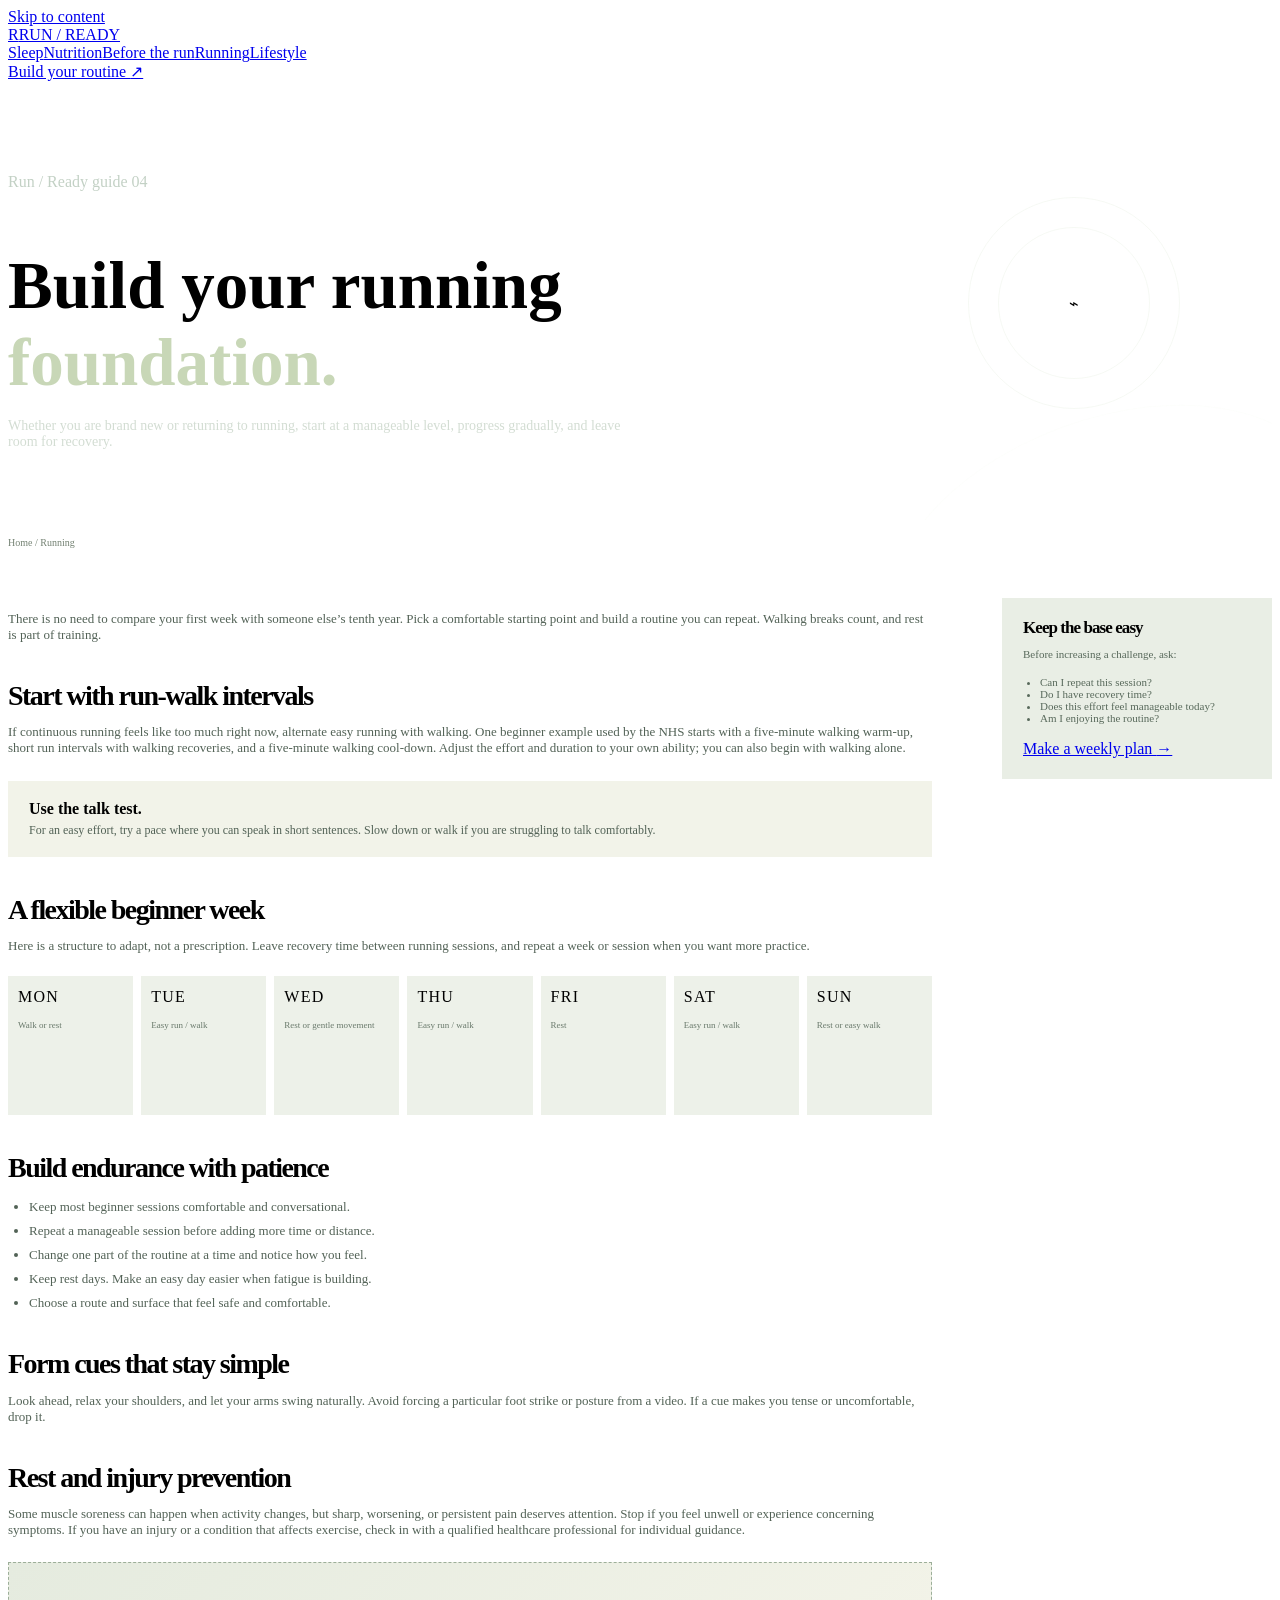
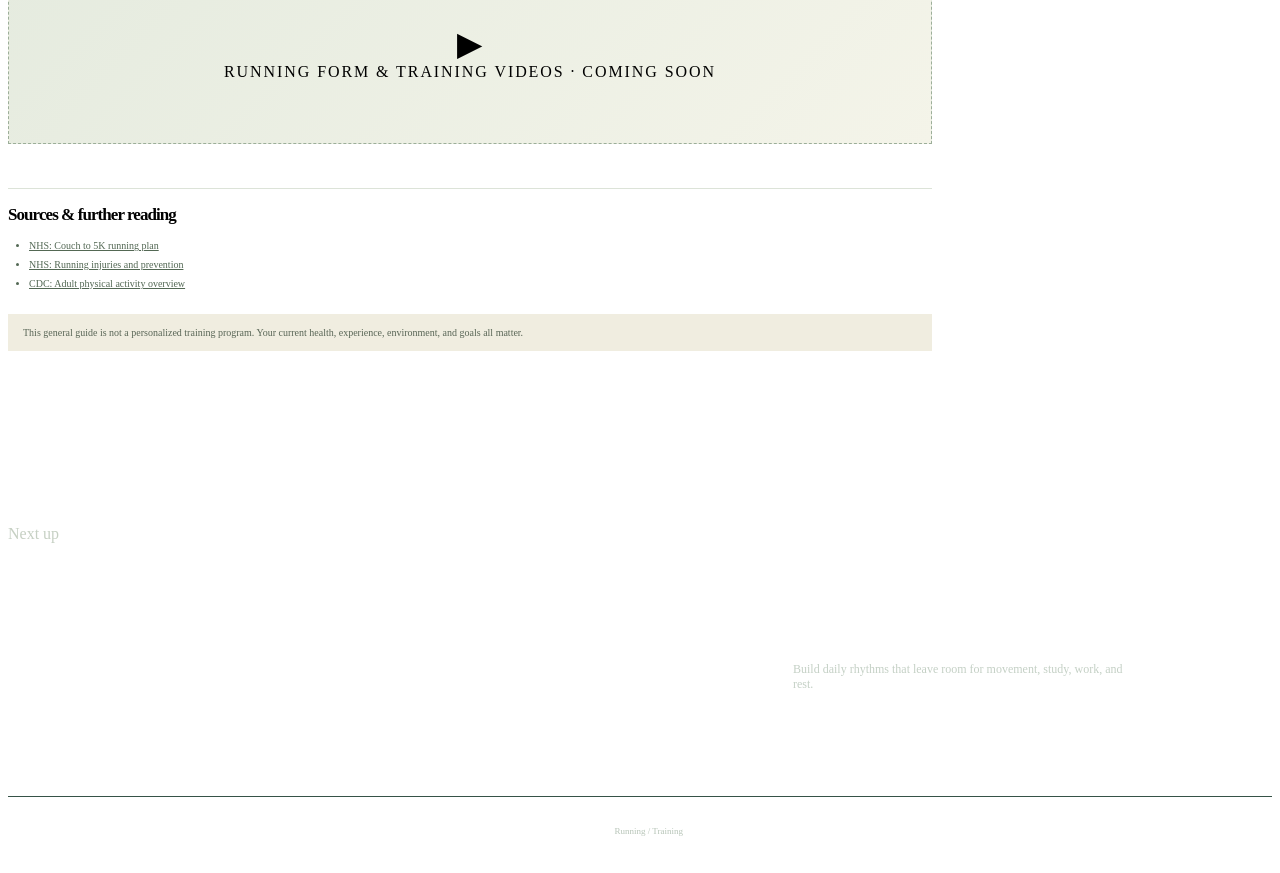
<file: running.html>
<!doctype html>
<html lang="en"><head><meta charset="utf-8"><meta name="viewport" content="width=device-width, initial-scale=1"><meta name="description" content="Beginner running foundations, easy pacing, gradual training, and recovery habits."><title>Running & Training — Run Ready</title><link rel="preconnect" href="https://fonts.googleapis.com"><link rel="preconnect" href="https://fonts.gstatic.com" crossorigin><link href="https://fonts.googleapis.com/css2?family=Inter:wght@400;500;600;700&family=Montserrat:wght@500;600;700;800&display=swap" rel="stylesheet"><link rel="stylesheet" href="styles.css"></head>
<body><a class="skip-link" href="#main">Skip to content</a><header class="site-header"><nav class="nav wrap" aria-label="Main navigation"><a class="brand" href="index.html"><span class="brand-mark" aria-hidden="true">R</span><span>RUN / READY</span></a><div class="nav-links"><a href="sleep.html">Sleep</a><a href="nutrition.html">Nutrition</a><a href="before-run.html">Before the run</a><a href="running.html" aria-current="page">Running</a><a href="lifestyle.html">Lifestyle</a></div><a class="nav-cta" href="routine.html">Build your routine <span aria-hidden="true">↗</span></a></nav></header>
<main id="main"><section class="page-hero"><div class="wrap page-hero-inner"><div><p class="eyebrow"><span class="eyebrow-line"></span> Run / Ready guide 04</p><h1>Build your running<br><span>foundation.</span></h1><p>Whether you are brand new or returning to running, start at a manageable level, progress gradually, and leave room for recovery.</p></div><div class="page-art run-page-art" aria-hidden="true"><span>⌁</span></div></div></section><div class="wrap breadcrumbs"><a href="index.html">Home</a> / Running</div>
<div class="wrap content-layout"><article class="article-content"><p>There is no need to compare your first week with someone else’s tenth year. Pick a comfortable starting point and build a routine you can repeat. Walking breaks count, and rest is part of training.</p>
  <h2>Start with run-walk intervals</h2><p>If continuous running feels like too much right now, alternate easy running with walking. One beginner example used by the NHS starts with a five-minute walking warm-up, short run intervals with walking recoveries, and a five-minute walking cool-down. Adjust the effort and duration to your own ability; you can also begin with walking alone.</p><div class="tip-box"><strong>Use the talk test.</strong><p>For an easy effort, try a pace where you can speak in short sentences. Slow down or walk if you are struggling to talk comfortably.</p></div>
  <h2>A flexible beginner week</h2><p>Here is a structure to adapt, not a prescription. Leave recovery time between running sessions, and repeat a week or session when you want more practice.</p><div class="week-grid"><div class="day-card"><b>MON</b><span>Walk or rest</span></div><div class="day-card"><b>TUE</b><span>Easy run / walk</span></div><div class="day-card"><b>WED</b><span>Rest or gentle movement</span></div><div class="day-card"><b>THU</b><span>Easy run / walk</span></div><div class="day-card"><b>FRI</b><span>Rest</span></div><div class="day-card"><b>SAT</b><span>Easy run / walk</span></div><div class="day-card"><b>SUN</b><span>Rest or easy walk</span></div></div>
  <h2>Build endurance with patience</h2><ul><li>Keep most beginner sessions comfortable and conversational.</li><li>Repeat a manageable session before adding more time or distance.</li><li>Change one part of the routine at a time and notice how you feel.</li><li>Keep rest days. Make an easy day easier when fatigue is building.</li><li>Choose a route and surface that feel safe and comfortable.</li></ul>
  <h2>Form cues that stay simple</h2><p>Look ahead, relax your shoulders, and let your arms swing naturally. Avoid forcing a particular foot strike or posture from a video. If a cue makes you tense or uncomfortable, drop it.</p>
  <h2>Rest and injury prevention</h2><p>Some muscle soreness can happen when activity changes, but sharp, worsening, or persistent pain deserves attention. Stop if you feel unwell or experience concerning symptoms. If you have an injury or a condition that affects exercise, check in with a qualified healthcare professional for individual guidance.</p>
  <div class="video-placeholder"><div><span aria-hidden="true">▶</span><b>RUNNING FORM & TRAINING VIDEOS · COMING SOON</b></div></div><div class="source-list"><h2>Sources & further reading</h2><ul><li><a href="https://www.nhs.uk/better-health/get-active/get-running-with-couch-to-5k/couch-to-5k-running-plan/">NHS: Couch to 5K running plan</a></li><li><a href="https://www.nhs.uk/live-well/exercise/knee-pain-and-other-running-injuries/">NHS: Running injuries and prevention</a></li><li><a href="https://www.cdc.gov/physical-activity-basics/guidelines/adults.html">CDC: Adult physical activity overview</a></li></ul></div><div class="health-note">This general guide is not a personalized training program. Your current health, experience, environment, and goals all matter.</div>
</article><aside class="side-card"><h2>Keep the base easy</h2><p>Before increasing a challenge, ask:</p><ul><li>Can I repeat this session?</li><li>Do I have recovery time?</li><li>Does this effort feel manageable today?</li><li>Am I enjoying the routine?</li></ul><a class="text-link" href="routine.html">Make a weekly plan <span>→</span></a></aside></div></main>
<footer class="site-footer"><div class="wrap footer-main"><div><p class="eyebrow eyebrow-light"><span class="eyebrow-line"></span> Next up</p><h2>Habits beyond<br>the run.</h2></div><div class="footer-contact"><p>Build daily rhythms that leave room for movement, study, work, and rest.</p><a class="footer-email" href="lifestyle.html">Go to lifestyle guide <span>↗</span></a></div></div><div class="wrap footer-bottom"><a class="brand brand-footer" href="index.html"><span class="brand-mark">R</span><span>RUN / READY</span></a><span>Running / Training</span><a href="#main">Back to top ↑</a></div></footer></body></html>
</file>
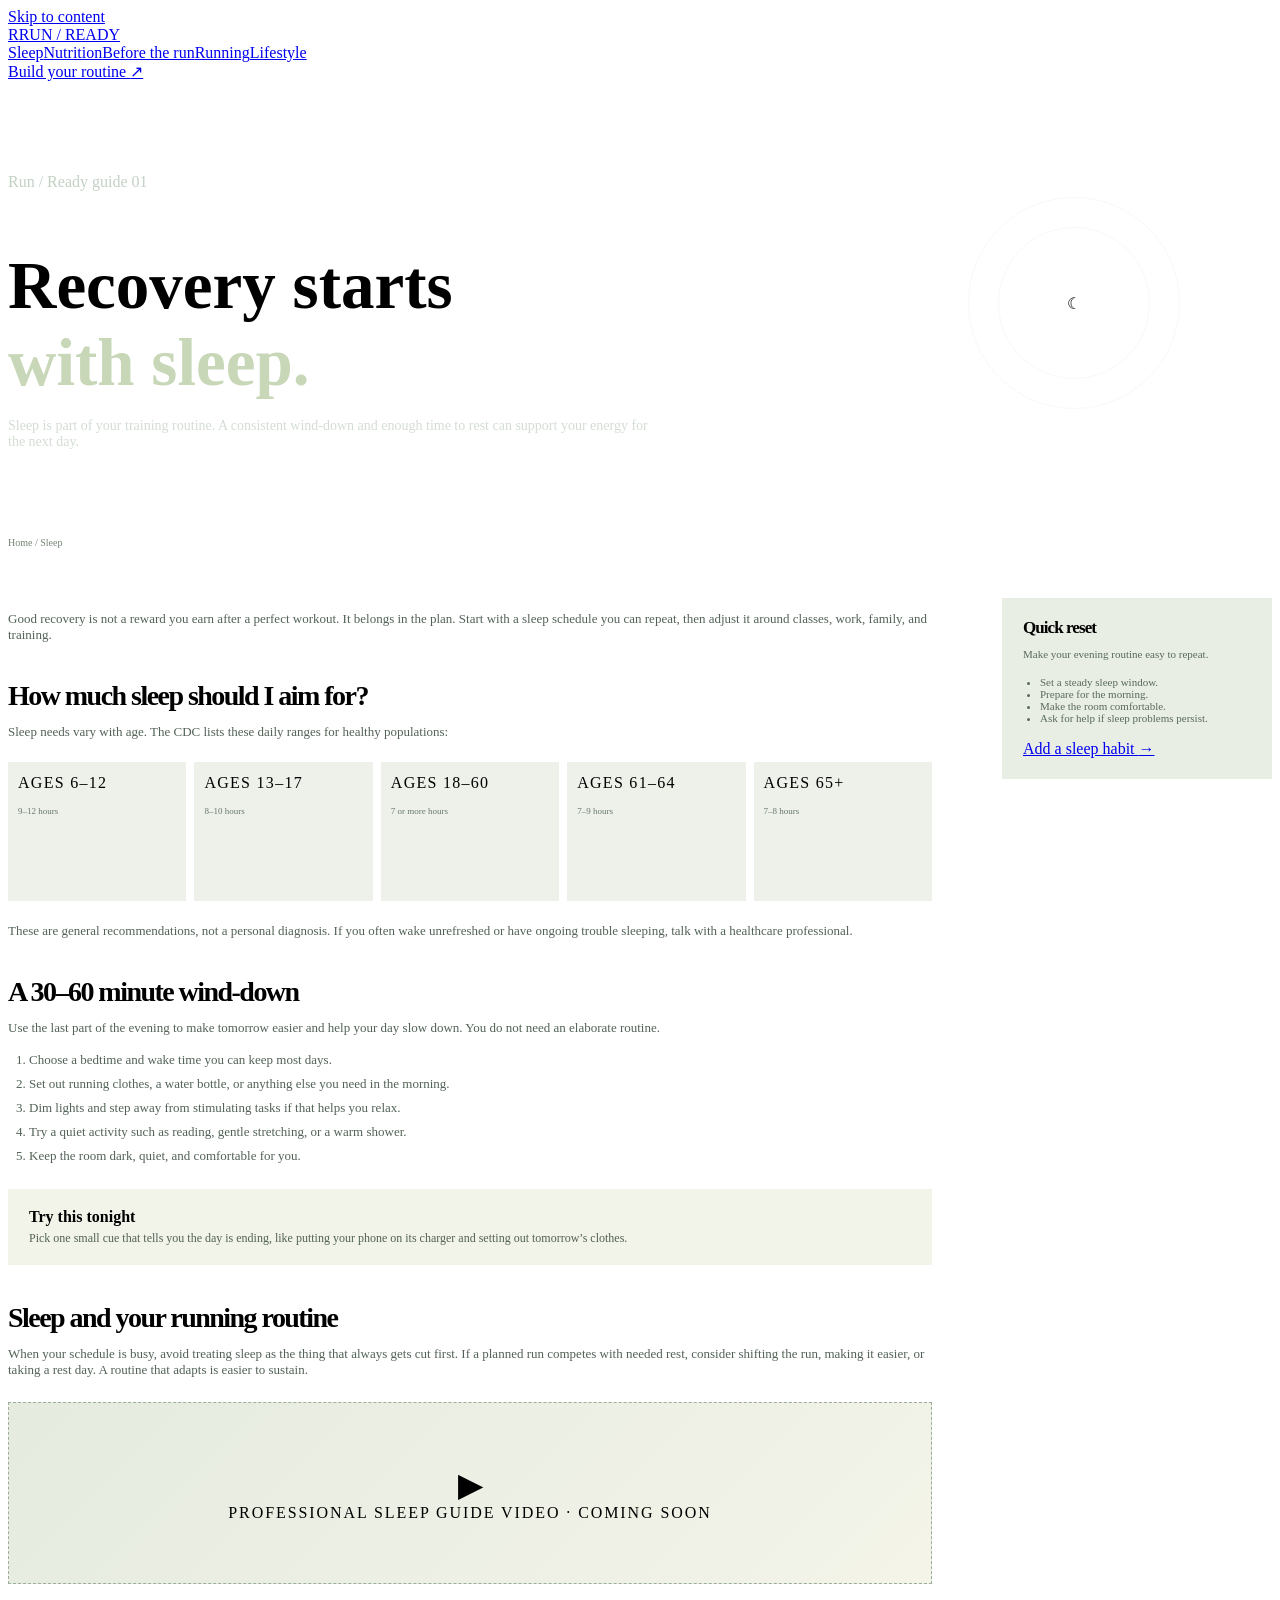
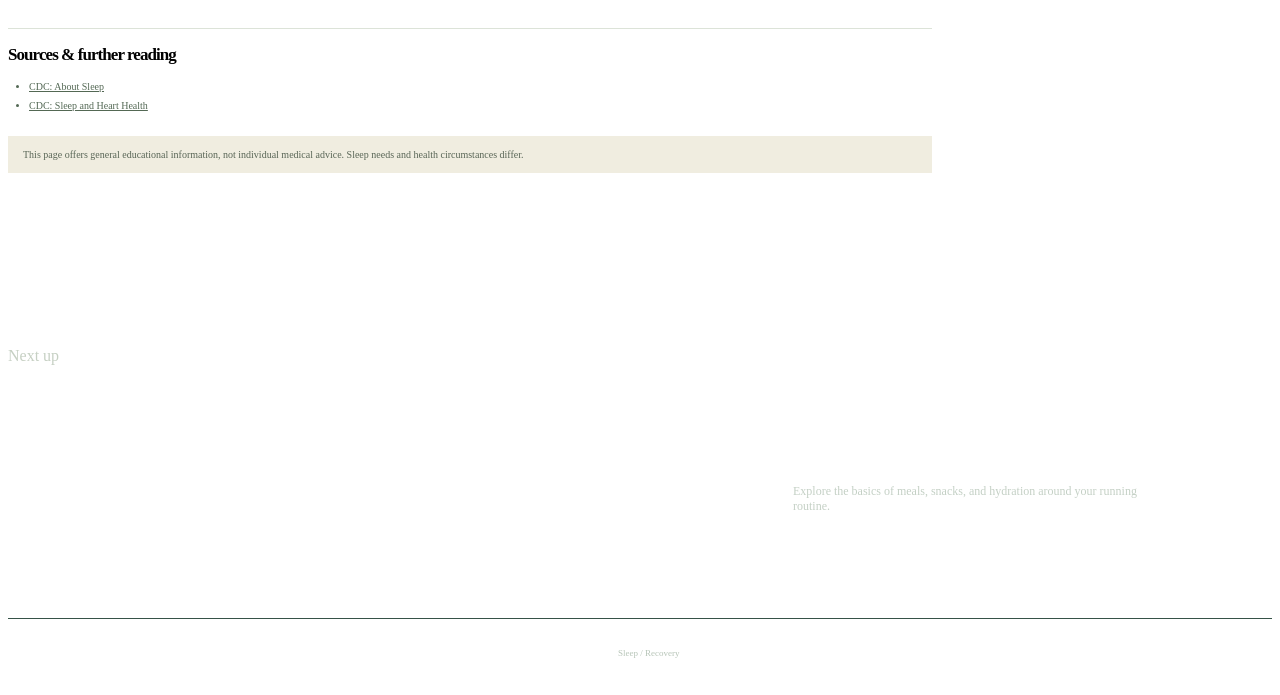
<file: sleep.html>
<!doctype html>
<html lang="en"><head><meta charset="utf-8"><meta name="viewport" content="width=device-width, initial-scale=1"><meta name="description" content="Practical sleep and recovery habits for runners."><title>Sleep & Recovery — Run Ready</title><link rel="preconnect" href="https://fonts.googleapis.com"><link rel="preconnect" href="https://fonts.gstatic.com" crossorigin><link href="https://fonts.googleapis.com/css2?family=Inter:wght@400;500;600;700&family=Montserrat:wght@500;600;700;800&display=swap" rel="stylesheet"><link rel="stylesheet" href="styles.css"></head>
<body><a class="skip-link" href="#main">Skip to content</a><header class="site-header"><nav class="nav wrap" aria-label="Main navigation"><a class="brand" href="index.html"><span class="brand-mark" aria-hidden="true">R</span><span>RUN / READY</span></a><div class="nav-links"><a href="sleep.html" aria-current="page">Sleep</a><a href="nutrition.html">Nutrition</a><a href="before-run.html">Before the run</a><a href="running.html">Running</a><a href="lifestyle.html">Lifestyle</a></div><a class="nav-cta" href="routine.html">Build your routine <span aria-hidden="true">↗</span></a></nav></header>
<main id="main"><section class="page-hero"><div class="wrap page-hero-inner"><div><p class="eyebrow"><span class="eyebrow-line"></span> Run / Ready guide 01</p><h1>Recovery starts<br><span>with sleep.</span></h1><p>Sleep is part of your training routine. A consistent wind-down and enough time to rest can support your energy for the next day.</p></div><div class="page-art" aria-hidden="true"><span class="sleep-moon">☾</span></div></div></section>
<div class="wrap breadcrumbs"><a href="index.html">Home</a> / Sleep</div>
<div class="wrap content-layout"><article class="article-content">
  <p>Good recovery is not a reward you earn after a perfect workout. It belongs in the plan. Start with a sleep schedule you can repeat, then adjust it around classes, work, family, and training.</p>
  <h2>How much sleep should I aim for?</h2><p>Sleep needs vary with age. The CDC lists these daily ranges for healthy populations:</p>
  <div class="week-grid sleep-grid"><div class="day-card"><b>AGES 6–12</b><span>9–12 hours</span></div><div class="day-card"><b>AGES 13–17</b><span>8–10 hours</span></div><div class="day-card"><b>AGES 18–60</b><span>7 or more hours</span></div><div class="day-card"><b>AGES 61–64</b><span>7–9 hours</span></div><div class="day-card"><b>AGES 65+</b><span>7–8 hours</span></div></div>
  <p>These are general recommendations, not a personal diagnosis. If you often wake unrefreshed or have ongoing trouble sleeping, talk with a healthcare professional.</p>
  <h2>A 30–60 minute wind-down</h2><p>Use the last part of the evening to make tomorrow easier and help your day slow down. You do not need an elaborate routine.</p><ol><li>Choose a bedtime and wake time you can keep most days.</li><li>Set out running clothes, a water bottle, or anything else you need in the morning.</li><li>Dim lights and step away from stimulating tasks if that helps you relax.</li><li>Try a quiet activity such as reading, gentle stretching, or a warm shower.</li><li>Keep the room dark, quiet, and comfortable for you.</li></ol>
  <div class="tip-box"><strong>Try this tonight</strong><p>Pick one small cue that tells you the day is ending, like putting your phone on its charger and setting out tomorrow’s clothes.</p></div>
  <h2>Sleep and your running routine</h2><p>When your schedule is busy, avoid treating sleep as the thing that always gets cut first. If a planned run competes with needed rest, consider shifting the run, making it easier, or taking a rest day. A routine that adapts is easier to sustain.</p>
  <div class="video-placeholder"><div><span aria-hidden="true">▶</span><b>PROFESSIONAL SLEEP GUIDE VIDEO · COMING SOON</b></div></div>
  <div class="source-list"><h2>Sources & further reading</h2><ul><li><a href="https://www.cdc.gov/sleep/about/index.html">CDC: About Sleep</a></li><li><a href="https://www.cdc.gov/heart-disease/about/sleep-and-heart-health.html">CDC: Sleep and Heart Health</a></li></ul></div>
  <div class="health-note">This page offers general educational information, not individual medical advice. Sleep needs and health circumstances differ.</div>
</article><aside class="side-card"><h2>Quick reset</h2><p>Make your evening routine easy to repeat.</p><ul><li>Set a steady sleep window.</li><li>Prepare for the morning.</li><li>Make the room comfortable.</li><li>Ask for help if sleep problems persist.</li></ul><a class="text-link" href="routine.html">Add a sleep habit <span>→</span></a></aside></div></main>
<footer class="site-footer"><div class="wrap footer-main"><div><p class="eyebrow eyebrow-light"><span class="eyebrow-line"></span> Next up</p><h2>Fuel your<br>next run.</h2></div><div class="footer-contact"><p>Explore the basics of meals, snacks, and hydration around your running routine.</p><a class="footer-email" href="nutrition.html">Go to nutrition <span>↗</span></a></div></div><div class="wrap footer-bottom"><a class="brand brand-footer" href="index.html"><span class="brand-mark">R</span><span>RUN / READY</span></a><span>Sleep / Recovery</span><a href="#main">Back to top ↑</a></div></footer></body></html>
</file>
<file: styles.css>
.limb-b, .leg-a { animation: stride-b .56s ease-in-out infinite alternate; }
@keyframes terrain-shift { to { transform: translateX(-640px); } }
@keyframes dash-run { to { stroke-dashoffset: -170; } }
@keyframes runner-bob { to { translate: 0 -5px; } }
@keyframes stride-a { to { transform: rotate(15deg); } }
@keyframes stride-b { to { transform: rotate(-15deg); } }
@keyframes sun-pulse { to { scale: 1.08; opacity: .78; } }
.principle-band { background: var(--forest); color: var(--paper); }
.principle-inner { min-height: 92px; display: flex; align-items: center; justify-content: space-between; gap: 24px; }
.principle-inner > p { margin: 0; color: var(--paper); font: 700 16px var(--heading); letter-spacing: -.02em; }
.principles { display: flex; gap: clamp(22px, 4vw, 58px); color: #b7c5b4; font: 600 9px var(--heading); letter-spacing: .12em; }
.principles b { margin-left: 7px; color: white; letter-spacing: .04em; }
.section { padding-block: 104px 112px; }
.section-heading { display: grid; grid-template-columns: 1fr .65fr; align-items: end; gap: 48px; margin-bottom: 39px; }
.section-heading .eyebrow { margin-bottom: 15px; }
h2 { margin-bottom: 0; font-size: clamp(36px, 4.2vw, 52px); line-height: 1.08; letter-spacing: -.055em; font-weight: 800; }
.section-intro { max-width: 410px; margin: 0 0 5px; color: #637165; font-size: 13px; }
.topic-grid { display: grid; grid-template-columns: repeat(6, 1fr); gap: 13px; }
.topic-card { position: relative; min-height: 224px; grid-column: span 2; display: flex; flex-direction: column; padding: 20px; border: 1px solid #e2e7dd; background: var(--cream); text-decoration: none; transition: transform .22s ease, box-shadow .22s ease; }
.topic-card:nth-child(4) { grid-column: 2 / span 2; }
.topic-card:hover { transform: translateY(-4px); box-shadow: 0 13px 27px rgba(23,59,50,.10); }
.topic-number { color: #758276; font: 700 8px var(--heading); letter-spacing: .13em; }
.topic-icon { position: absolute; top: 13px; right: 17px; color: var(--moss); font-size: 25px; }
.topic-card h3 { margin: 24px 0 7px; font-size: 21px; letter-spacing: -.04em; }
.topic-card p { max-width: 270px; margin-bottom: 16px; color: #647266; font-size: 11px; line-height: 1.65; }
.topic-link { display: flex; align-items: center; justify-content: space-between; margin-top: auto; padding-top: 11px; border-top: 1px solid #e4e8de; color: var(--forest); font-size: 9px; font-weight: 700; }
.topic-link b { color: #925d1f; font-size: 14px; }
.topic-sleep { background: #f1f4ef; }.topic-nutrition { background: #fbf5e8; }.topic-before { background: #edf3ed; }.topic-running { background: #f1f4ef; }.topic-lifestyle { background: #fbf5e8; }
.checklist-section { padding-block: 88px; background: var(--forest); color: var(--paper); }
.checklist-layout { display: grid; grid-template-columns: .78fr 1fr; gap: clamp(45px, 8vw, 108px); align-items: center; }
.eyebrow-light { color: #c6d0c3; }
.checklist-copy h2 { max-width: 440px; margin: 0 0 19px; color: var(--paper); }
.checklist-copy > p:not(.eyebrow) { max-width: 380px; margin-bottom: 25px; color: #c7d1c4; font-size: 12px; }
.button-outline { border: 1px solid #9bab9a; color: white; }
.button-outline:hover { background: #245044; }
.checklist-card { padding: 21px 24px 15px; background: var(--cream); color: var(--forest); box-shadow: 11px 11px 0 rgba(227,154,59,.26); }
.checklist-card-head, .checklist-foot { display: flex; align-items: center; justify-content: space-between; gap: 15px; color: #6d7b6e; font: 700 8px var(--heading); letter-spacing: .12em; }
.checklist-card-head { padding-bottom: 14px; border-bottom: 1px solid #e5e9e0; }
.checklist { margin: 0; padding: 0; list-style: none; }
.checklist li { display: flex; align-items: center; gap: 12px; padding: 13px 0; border-bottom: 1px solid #e7ebe3; }
.check { width: 21px; height: 21px; display: grid; flex: 0 0 21px; place-items: center; border: 1px solid #afbead; border-radius: 50%; color: var(--pine); font-size: 11px; }
.check-orange { border-color: var(--amber); color: #925d1f; }
.checklist li div { display: flex; flex-direction: column; line-height: 1.4; }
.checklist li b { font-size: 11px; }.checklist li small { margin-top: 2px; color: #738073; font-size: 9px; }
.check-index { margin-left: auto; color: #a2aea1; font: 700 8px var(--heading); }
.checklist-foot { padding-top: 13px; font-size: 7px; }
.featured { display: grid; grid-template-columns: 1fr 1fr; align-items: center; gap: clamp(38px, 7vw, 85px); padding-block: 103px; }
.featured-art { position: relative; overflow: hidden; background: var(--mist); }
.featured-art svg { display: block; width: 100%; }
.featured-stamp { position: absolute; z-index: 1; top: 18px; left: 18px; padding: 9px 11px; background: var(--amber); color: var(--deep-forest); font: 800 8px/1.35 var(--heading); letter-spacing: .09em; }
.featured-copy h2 { max-width: 490px; margin-bottom: 17px; font-size: clamp(32px, 3.7vw, 45px); }
.featured-copy > p:not(.eyebrow) { max-width: 465px; margin-bottom: 19px; color: #657366; font-size: 12px; }
.video-band { padding-block: 57px; background: #e8ede3; }
.video-band-inner { display: grid; grid-template-columns: 1fr .85fr auto; align-items: center; gap: 35px; }
.video-band h2 { max-width: 370px; font-size: clamp(26px, 3vw, 36px); }
.video-band-inner > p { max-width: 350px; margin: 0; color: #617063; font-size: 11px; }
.video-coming { padding: 13px 15px; border: 1px solid #bdc9b8; color: #617063; font: 700 7px/1.6 var(--heading); letter-spacing: .1em; text-align: center; }
.video-coming b { color: var(--forest); }
.site-footer { background: var(--deep-forest); color: white; }
.footer-main { display: grid; grid-template-columns: 1fr .65fr; gap: 48px; padding-block: 68px 59px; }
.footer-main h2 { color: white; font-size: clamp(42px, 5.5vw, 65px); }
.footer-contact { max-width: 350px; align-self: end; }
.footer-contact p { margin-bottom: 20px; color: #c4d0c5; font-size: 12px; }
.footer-email { display: inline-flex; gap: 17px; padding-bottom: 7px; border-bottom: 2px solid var(--amber); color: white; font-size: 12px; font-weight: 700; text-decoration: none; }
.footer-email span { color: var(--amber); }
.footer-bottom { min-height: 68px; display: flex; align-items: center; justify-content: space-between; gap: 18px; border-top: 1px solid #365247; color: #b6c4b7; font-size: 9px; }
.brand-footer { color: white; font-size: 9px; }.brand-footer .brand-mark { width: 25px; height: 25px; font-size: 13px; }
.footer-bottom > a:last-child { color: white; text-decoration: none; }

/* Guide pages */
.page-hero { position: relative; overflow: hidden; padding-block: 76px 70px; background: var(--forest); color: var(--paper); }
.page-hero-inner { position: relative; z-index: 1; display: grid; grid-template-columns: 1fr .48fr; align-items: center; gap: 40px; }
.page-hero h1 { max-width: 700px; margin-bottom: 17px; color: var(--paper); font-size: clamp(42px, 5.6vw, 67px); }
.page-hero h1 span { color: #c8d7b7; }
.page-hero .eyebrow { color: #c3d1c5; }
.page-hero p:not(.eyebrow) { max-width: 640px; margin: 0; color: #d3ddd3; font-size: 14px; }
.page-art { position: relative; display: grid; min-height: 210px; place-items: center; color: var(--amber); font: 400 110px/1 var(--heading); }
.page-art::before, .page-art::after { position: absolute; border: 1px solid rgba(220,232,215,.27); border-radius: 50%; content: ""; }
.page-art::before { width: 210px; height: 210px; }.page-art::after { width: 150px; height: 150px; }
.page-art span { position: relative; z-index: 1; text-shadow: 0 10px 25px rgba(0,0,0,.14); }
.page-art::before { animation: orbit 28s linear infinite; }.page-art::after { animation: orbit 18s linear infinite reverse; }
.sleep-moon { animation: moon-drift 4s ease-in-out infinite alternate; }
.food-art span { animation: food-pulse 3.2s ease-in-out infinite alternate; }
.prep-art span { animation: prep-point 1.5s ease-in-out infinite alternate; }
.run-page-art span { animation: runner-bob .56s ease-in-out infinite alternate; }
.lifestyle-art span { animation: habit-grow 3s ease-in-out infinite alternate; }
.plan-art span { animation: check-pop 2.1s ease-in-out infinite alternate; }
@keyframes orbit { to { rotate: 360deg; } }
@keyframes moon-drift { to { transform: translate(0,-8px) rotate(-10deg); } }
@keyframes food-pulse { to { transform: scale(1.13) rotate(9deg); } }
@keyframes prep-point { to { transform: translate(10px,-8px); } }
@keyframes habit-grow { to { transform: scale(1.12); } }
@keyframes check-pop { to { transform: translateY(-6px) rotate(5deg); } }
.page-hero::after { position: absolute; right: -70px; bottom: -180px; width: 460px; height: 280px; border: 1px solid rgba(238,246,235,.15); border-radius: 50%; content: ""; transform: rotate(-20deg); }
.breadcrumbs { padding-top: 17px; color: #748273; font-size: 10px; }.breadcrumbs a { color: var(--pine); text-decoration: none; }
.content-layout { display: grid; grid-template-columns: minmax(0, 1fr) 270px; gap: 70px; padding-block: 50px 90px; }
.article-content h2 { margin: 38px 0 12px; font-size: 28px; }.article-content h3 { margin: 24px 0 8px; font-size: 17px; }.article-content p, .article-content li { color: #526256; font-size: 13px; }.article-content ul, .article-content ol { padding-left: 21px; }.article-content li { margin: 8px 0; }
.tip-box { margin: 25px 0; padding: 19px 21px; border-left: 4px solid var(--amber); background: #f2f3e9; }.tip-box strong { color: var(--forest); }.tip-box p { margin: 5px 0 0; font-size: 12px; }
.side-card { align-self: start; position: sticky; top: 20px; padding: 21px; background: #e9eee5; }.side-card h2 { margin: 0 0 11px; font-size: 17px; }.side-card p, .side-card li { color: #58695b; font-size: 11px; }.side-card ul { padding-left: 17px; }
.source-list { margin-top: 44px; padding-top: 17px; border-top: 1px solid #dce3d8; }.source-list h2 { margin: 0 0 9px; font-size: 17px; }.source-list li, .source-list a { font-size: 10px; color: #536854; }
.video-placeholder { min-height: 180px; display: grid; place-items: center; margin: 24px 0; border: 1px dashed #9cae99; background: linear-gradient(135deg,#e5ebdf,#f4f4e9); color: var(--forest); text-align: center; }.video-placeholder span { display: block; font-size: 33px; }.video-placeholder b { display: block; font: 700 9px var(--heading); letter-spacing: .12em; }
.plan-section { padding-block: 55px 90px; }.plan-intro { max-width: 750px; margin-bottom: 35px; color: #5e6f61; font-size: 13px; }.plan-layout { display: grid; grid-template-columns: 1fr .65fr; gap: 35px; align-items: start; }.plan-form, .plan-tips { padding: 25px; background: var(--cream); border: 1px solid #e2e7dd; }.plan-form h2, .plan-tips h2 { margin-bottom: 17px; font-size: 21px; }.plan-field { display: block; margin: 16px 0; color: var(--forest); font-size: 11px; font-weight: 700; }.plan-field input[type="text"], .plan-field input[type="date"], .plan-field textarea, .plan-field select { display: block; width: 100%; margin-top: 6px; padding: 10px 11px; border: 1px solid #bdc9bb; border-radius: 0; background: #fff; color: var(--charcoal); font: 12px var(--body); }.plan-field textarea { min-height: 76px; resize: vertical; }.choice-grid { display: grid; grid-template-columns: repeat(2, 1fr); gap: 8px 14px; }.choice { display: flex; align-items: flex-start; gap: 8px; color: #58695b; font-size: 11px; }.choice input { accent-color: var(--pine); }.plan-tips details { padding: 12px 0; border-top: 1px solid #e0e6dc; }.plan-tips summary { color: var(--forest); cursor: pointer; font-size: 11px; font-weight: 700; }.plan-tips details p { margin: 8px 0 0; color: #596a5c; font-size: 10px; }.plan-note { margin-top: 14px; padding: 12px; background: #eef2e9; color: #58695b; font-size: 10px; }.print-note { margin-top: 22px; color: #69796b; font-size: 10px; }
.week-grid { display: grid; grid-template-columns: repeat(7, 1fr); gap: 8px; margin: 22px 0; }.day-card { min-height: 115px; padding: 12px 10px; background: #edf1e9; }.day-card b { display: block; margin-bottom: 8px; color: var(--forest); font: 700 8px var(--heading); letter-spacing: .08em; }.day-card span { color: #69796b; font-size: 9px; }
.sleep-grid { grid-template-columns: repeat(5, 1fr); }
.plan-form .day-card { min-height: 0; padding: 10px 8px; }
.plan-form .day-card input { width: 100%; min-width: 0; padding: 6px 5px; border: 1px solid #c8d2c4; background: #fffdf6; color: var(--charcoal); font: 9px var(--body); }
.plan-form > p { color: #637165; font-size: 11px; }
.health-note { margin-top: 25px; padding: 13px 15px; background: #f0ede0; color: #596656; font-size: 10px; }
:focus-visible { outline: 3px solid #ad681e; outline-offset: 3px; }
@media (max-width: 900px) {
  .wrap { width: min(100% - 44px, 720px); }.nav { min-height: 72px; }.nav-links { gap: 13px; }.nav-links a { font-size: 9px; }.nav-cta { display: none; }
  .hero { min-height: auto; grid-template-columns: 1fr 1fr; gap: 28px; padding-block: 55px; }.hero-art, .run-scene { min-height: 345px; }.topic-card { grid-column: span 3; }.topic-card:nth-child(4) { grid-column: span 3; }.topic-card:last-child { grid-column: 2 / span 4; }
  .checklist-layout, .skills-layout { grid-template-columns: 1fr 1.1fr; gap: 32px; }.featured { gap: 32px; padding-block: 78px; }.video-band-inner { grid-template-columns: 1fr 1fr; }.video-coming { grid-column: 2; justify-self: start; }.content-layout { grid-template-columns: 1fr 230px; gap: 35px; }.plan-layout { grid-template-columns: 1fr .8fr; }
}
@media (max-width: 620px) {
  .wrap { width: calc(100% - 36px); }.nav { min-height: 65px; flex-wrap: wrap; gap: 8px; padding-block: 10px; }.brand { font-size: 10px; }.brand-mark { width: 28px; height: 28px; }.nav-links { order: 3; width: 100%; justify-content: flex-start; gap: 20px; overflow-x: auto; padding: 3px 0; }.nav-links a { flex: 0 0 auto; font-size: 10px; }
  .hero { grid-template-columns: 1fr; gap: 30px; padding-block: 49px 48px; }.hero-intro { font-size: 14px; }.hero-art, .run-scene { min-height: 285px; }.hero-actions { gap: 15px; }.hero-note { margin-top: 20px; }
  .principle-inner { min-height: auto; align-items: flex-start; flex-direction: column; justify-content: center; gap: 11px; padding-block: 19px; }.principle-inner > p { font-size: 14px; }.principles { width: 100%; justify-content: space-between; gap: 9px; }.principles b { margin-left: 4px; }
  .section { padding-block: 64px; }.section-heading { grid-template-columns: 1fr; gap: 15px; margin-bottom: 26px; }.section-heading h2 { font-size: 40px; }.section-intro { font-size: 12px; }.topic-grid { grid-template-columns: 1fr; gap: 9px; }.topic-card, .topic-card:nth-child(4), .topic-card:last-child { grid-column: auto; min-height: 198px; padding: 18px; }
  .checklist-section { padding-block: 63px; }.checklist-layout { grid-template-columns: 1fr; gap: 29px; }.checklist-copy h2 { font-size: 40px; }.checklist-card { padding: 17px 14px 13px; box-shadow: 7px 7px 0 rgba(227,154,59,.26); }.checklist li { gap: 9px; padding: 11px 0; }.checklist li b { font-size: 10px; }.checklist li small { font-size: 8px; }
  .featured { grid-template-columns: 1fr; gap: 24px; padding-block: 64px; }.featured-copy h2 { font-size: 35px; }.video-band { padding-block: 43px; }.video-band-inner { grid-template-columns: 1fr; gap: 18px; }.video-coming { grid-column: auto; }
  .footer-main { grid-template-columns: 1fr; gap: 22px; padding-block: 52px 40px; }.footer-main h2 { font-size: 54px; }.footer-bottom { flex-wrap: wrap; padding-block: 14px; }.footer-bottom > span { order: 3; width: 100%; }
  .page-hero { padding-block: 50px 36px; }.page-hero-inner { grid-template-columns: 1fr; gap: 8px; }.page-hero h1 { font-size: 43px; }.page-art { min-height: 115px; font-size: 65px; }.page-art::before { width: 120px; height: 120px; }.page-art::after { width: 88px; height: 88px; }.content-layout { grid-template-columns: 1fr; gap: 25px; padding-block: 35px 65px; }.side-card { position: static; order: -1; }.article-content h2 { margin-top: 30px; font-size: 25px; }.plan-section { padding-block: 37px 65px; }.plan-layout { grid-template-columns: 1fr; gap: 17px; }.plan-form, .plan-tips { padding: 19px; }.choice-grid { grid-template-columns: 1fr; }.week-grid { grid-template-columns: repeat(2, 1fr); }
}
@media print { .site-header, .site-footer, .nav, .skip-link { display: none !important; } body { background: white; }.plan-form, .plan-tips { break-inside: avoid; } }
@media (prefers-reduced-motion: reduce) { *, *::before, *::after { scroll-behavior: auto !important; animation-duration: .01ms !important; animation-iteration-count: 1 !important; transition-duration: .01ms !important; } }
</file>
